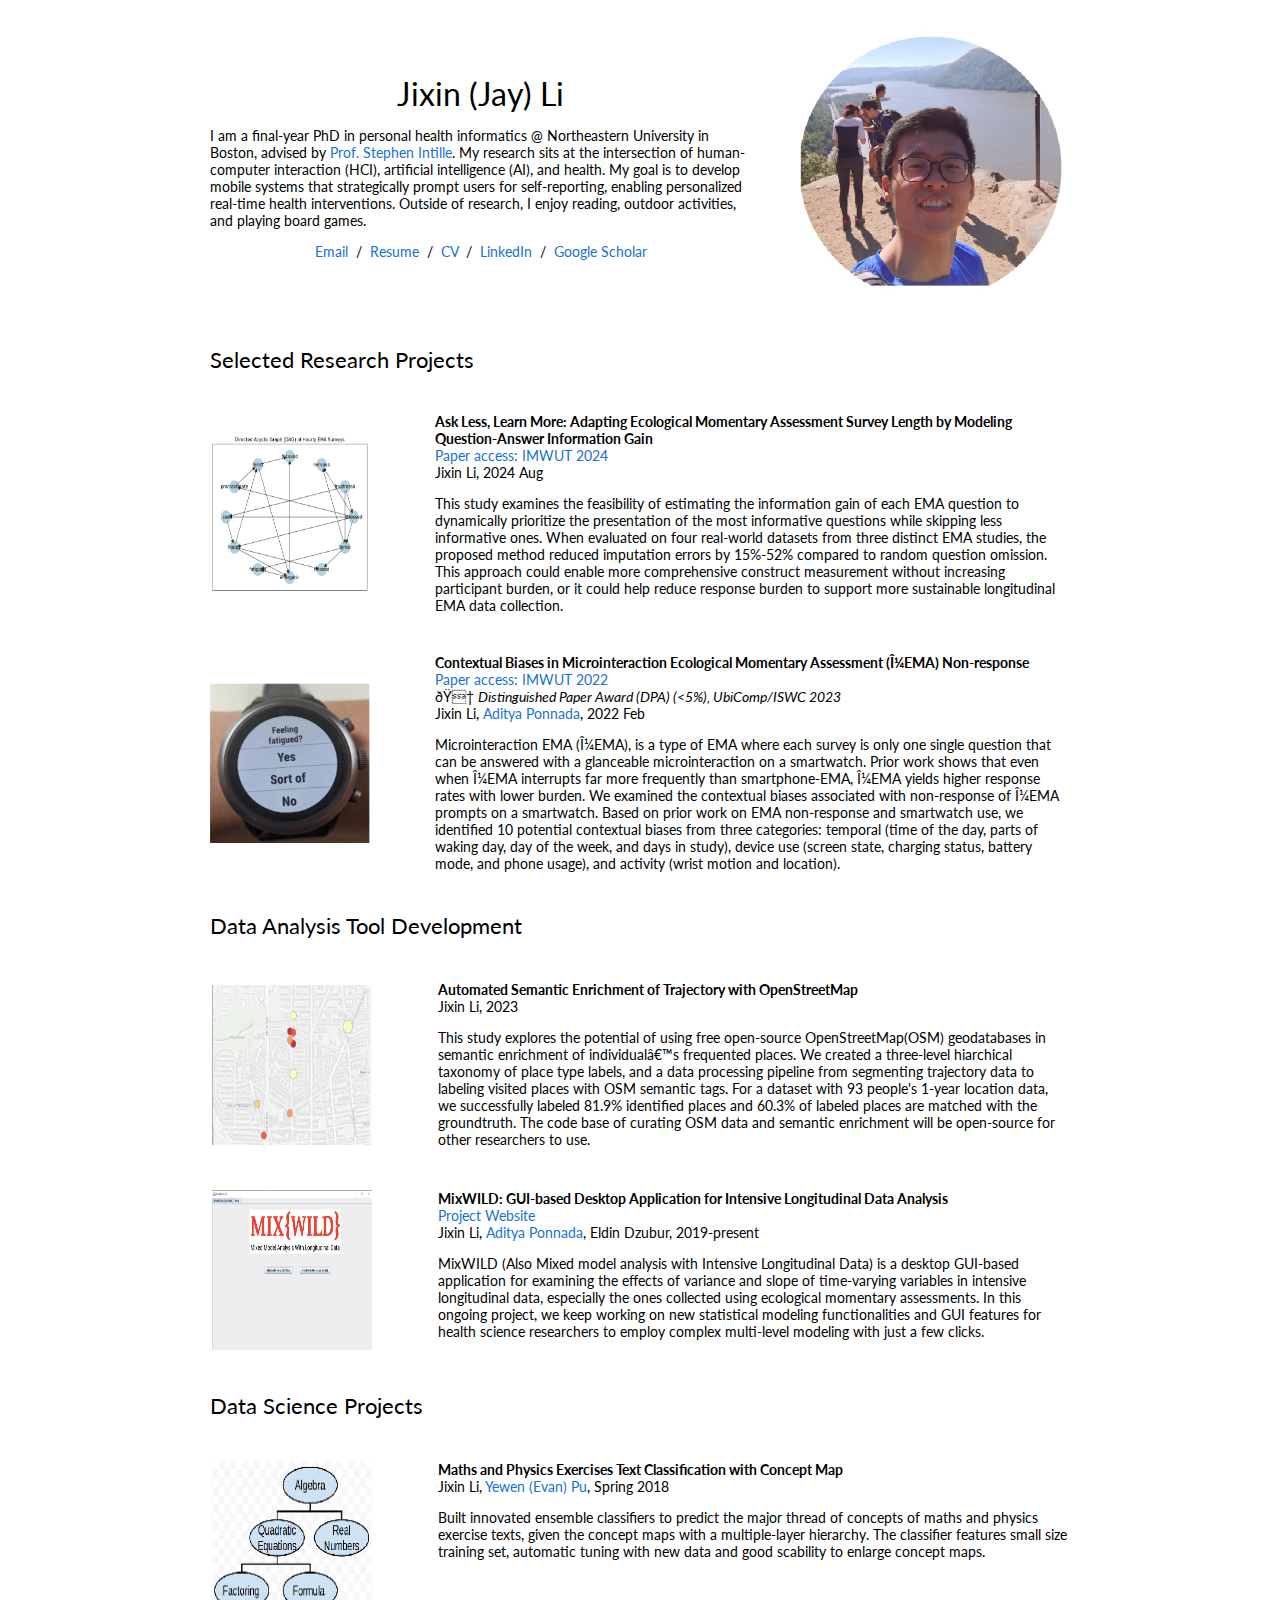
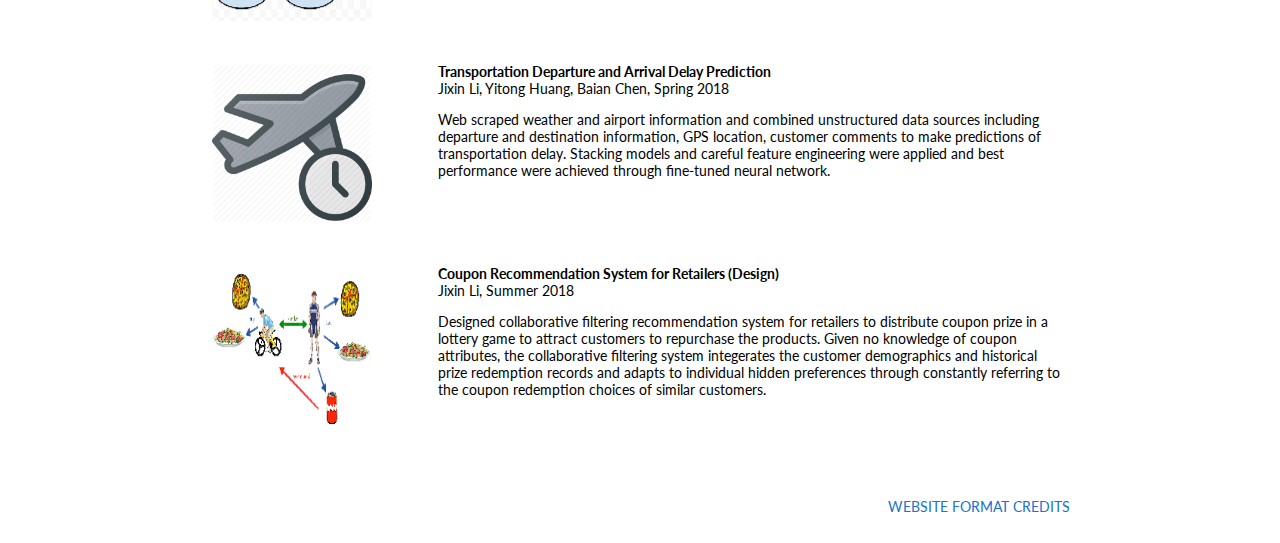
<file: index.html>
<!DOCTYPE HTML PUBLIC "-//W3C//DTD HTML 4.01 Transitional//EN">
<html>

<head>
  <meta name=viewport content=“width=900”>
  <meta name="generator" content="HTML Tidy for Linux/x86 (vers 11 February 2007), see www.w3.org">
  <style type="text/css">
    /* Color scheme stolen from Sergey Karayev */
    
    a {
      color: #1772d0;
      text-decoration: none;
    }
    
    a:focus,
    a:hover {
      color: #f09228;
      text-decoration: none;
    }
    
    body,
    td,
    th,
    tr,
    p,
    a {
      font-family: 'Lato', Verdana, Helvetica, sans-serif;
      font-size: 14px
    }
    
    strong {
      font-family: 'Lato', Verdana, Helvetica, sans-serif;
      font-size: 14px;
    }
    
    heading {
      font-family: 'Lato', Verdana, Helvetica, sans-serif;
      font-size: 22px;
    }
    
    papertitle {
      font-family: 'Lato', Verdana, Helvetica, sans-serif;
      font-size: 14px;
      font-weight: 700
    }
    
    name {
      font-family: 'Lato', Verdana, Helvetica, sans-serif;
      font-size: 32px;
    }
    
    .one {
      width: 160px;
      height: 160px;
      position: relative;
    }
    
    .two {
      width: 160px;
      height: 160px;
      position: absolute;
      transition: opacity .2s ease-in-out;
      -moz-transition: opacity .2s ease-in-out;
      -webkit-transition: opacity .2s ease-in-out;
    }
    
    .fade {
      transition: opacity .2s ease-in-out;
      -moz-transition: opacity .2s ease-in-out;
      -webkit-transition: opacity .2s ease-in-out;
    }
    
    span.highlight {
      background-color: #ffffd0;
    }
  </style>
  <link rel="icon" type="image/png" href="whale2_icon.png">
  <title>Jixin Li</title>
  <meta http-equiv="Content-Type" content="text/html; charset=us-ascii">
  <link href='http://fonts.googleapis.com/css?family=Lato:400,700,400italic,700italic' rel='stylesheet' type='text/css'>
</head>

<body>
  <table width="900" border="0" align="center" cellspacing="0" cellpadding="0">
    <tr>
      <td>
        <table width="100%" align="center" border="0" cellspacing="0" cellpadding="20">
          <tr>
            <td width="67%" valign="middle">
              <p align="center">
                <name>Jixin (Jay) Li</name>
              </p>
              <p>
              I am a final-year PhD in personal health informatics @ Northeastern University in Boston, advised by <a href="https://www.ccs.neu.edu/home/intille/">Prof. Stephen Intille</a>. My research sits at the intersection of human-computer interaction (HCI), artificial intelligence (AI), and health. My goal is to develop mobile systems that strategically prompt users for self-reporting, enabling personalized real-time health interventions. Outside of research, I enjoy reading, outdoor activities, and playing board games.             
              </p>

              <p align=center>
                <a href="mailto:li.jix@northeastern.edu">Email</a> &nbsp/&nbsp
                <a href="Resume_JixinLi.pdf">Resume</a> &nbsp/&nbsp
                <a href="Jixin_Li_CV_202411.pdf">CV</a> &nbsp/&nbsp
                <!-- <a href="Jixin_Li_bio.txt">Biography</a> &nbsp/&nbsp -->
                <!-- <a href="https://github.com/rexli999">Github </a> &nbsp/&nbsp -->
                <a href="https://www.linkedin.com/in/jixin-li-432b7a123/"> LinkedIn </a> &nbsp/&nbsp
                <a href="https://scholar.google.com/citations?user=9_JWYG0AAAAJ&hl=en"> Google Scholar </a>
                <!-- <a href="travel/password_protected.html"> Travel </a> -->
              </p>
            </td>
            <td width="33%">
              <img src="portrait_circle2.png">
            </td>
          </tr>
        </table>
        <table width="100%" align="center" border="0" cellspacing="0" cellpadding="20">
          <tr>
            <td width="100%" valign="middle">
              <heading>Selected Research Projects</heading>
              <!-- <h2>Adaptive Ecological Momentary Assessment/Experience Sampling</h2> -->
<!--               <p>
                I'm interested in psychology and statistics. I am collaborating with professors in research on psychology and social media. Representative studies and projects are listed below.
              </p> -->
            </td>
          </tr>
        </table>

        <table width="100%" align="center" border="0" cellspacing="0" cellpadding="20">
          <tr>
            <td width="25%"><img src="BN_DAG.PNG" alt="prl" width="160" height="160"></td>
            <td width="75%" valign="top">
              <p>
                <strong>Ask Less, Learn More: Adapting Ecological Momentary Assessment Survey Length by Modeling Question-Answer Information Gain</strong><br> 
                <a href="https://dl.acm.org/doi/abs/10.1145/3699735">Paper access: IMWUT 2024</a>
                <br>
                Jixin Li, 2024 Aug
                <p>
                  This study examines the feasibility of estimating the information gain of each EMA question to dynamically prioritize the presentation of the most informative questions while skipping less informative ones. When evaluated on four real-world datasets from three distinct EMA studies, the proposed method reduced imputation errors by 15%-52% compared to random question omission. This approach could enable more comprehensive construct measurement without increasing participant burden, or it could help reduce response burden to support more sustainable longitudinal EMA data collection.
                </p>
              </p>
            </td>
          </tr>




          <tr>
            <td width="25%"><img src="uEMA.png" alt="prl" width="160" height="160"></td>
            <td width="75%" valign="top">
              <p>
                <strong>Contextual Biases in Microinteraction Ecological Momentary Assessment (μEMA) Non-response</strong><br> 
                <a href="https://dl.acm.org/doi/abs/10.1145/3517259?casa_token=ciI73dlcubUAAAAA:pgiI2en9-SNUbVSGtpcK8ZL2OAVEa6I8FGf4urXSv_hmHIyZltjbE3vQFhVmgsnDdSfAJQspl90">Paper access: IMWUT 2022</a> 
                <br>
                🏆 <em>Distinguished Paper Award (DPA) (<5%), UbiComp/ISWC 2023</em>
                <br>
                Jixin Li, <a href="https://www.khoury.northeastern.edu/people/aditya-ponnada/">Aditya Ponnada</a>, 2022 Feb

                <p>
                  Microinteraction EMA (μEMA), is a type of EMA where each survey is only one single question that can be answered with a glanceable microinteraction on a smartwatch. Prior work shows that even when μEMA interrupts far more frequently than smartphone-EMA, μEMA yields higher response rates with lower burden. We examined the contextual biases associated with non-response of μEMA prompts on a smartwatch. Based on prior work on EMA non-response and smartwatch use, we identified 10 potential contextual biases from three categories: temporal (time of the day, parts of waking day, day of the week, and days in study), device use (screen state, charging status, battery mode, and phone usage), and activity (wrist motion and location).
                </p>
              </p>
            </td>
          </tr>

        <table width="100%" align="center" border="0" cellspacing="0" cellpadding="20">
          <tr>
            <td width="100%" valign="middle">
              <heading>Data Analysis Tool Development</heading>

<!--               <p>
                I'm interested in psychology and statistics. I am collaborating with professors in research on psychology and social media. Representative studies and projects are listed below.
              </p> -->

            </td>
          </tr>
        </table>
        <table width="100%" align="center" border="0" cellpadding="20">
          <tr>
            <td width="25%"><img src="location.png" alt="prl" width="160" height="160"></td>
            <td width="75%" valign="top">
              <p>
                <strong>Automated Semantic Enrichment of Trajectory with OpenStreetMap</strong>
                <br>
                Jixin Li, 2023
                <p>
                  This study explores the potential of using free open-source OpenStreetMap(OSM) geodatabases in semantic enrichment of individual’s frequented places. We created a three-level hiarchical taxonomy of place type labels, and a data processing pipeline from segmenting trajectory data to labeling visited places with OSM semantic tags. For a dataset with 93 people's 1-year location data, we successfully labeled 81.9% identified places and 60.3% of labeled places are matched with the groundtruth. The code base of curating OSM data and semantic enrichment will be open-source for other researchers to use.
                </p>
              </p>
            </td>
          </tr>



          <tr>
            <td width="25%"><img src="MixWILD.png" alt="prl" width="160" height="160"></td>
            <td width="75%" valign="top">
              <p>
                <strong>MixWILD: GUI-based Desktop Application for Intensive Longitudinal Data Analysis</strong><br>
                <a href="https://reach-lab.github.io/MixWildGUI/">Project Website</a>
                <br>
                Jixin Li, <a href="https://www.khoury.northeastern.edu/people/aditya-ponnada/">Aditya Ponnada</a>, Eldin Dzubur, 2019-present
                <p>
                  MixWILD (Also Mixed model analysis with Intensive Longitudinal Data) is a desktop GUI-based application for examining the effects of variance and slope of time-varying variables in intensive longitudinal data, especially the ones collected using ecological momentary assessments. In this ongoing project, we keep working on new statistical modeling functionalities and GUI features for health science researchers to employ complex multi-level modeling with just a few clicks. 
                </p>
              </p>
            </td>
          </tr>
<!-- 
          <tr onmouseout="portrait_stop()" onmouseover="portrait_start()">
            <td width="25%">
              <div class="one">
                <div class="two" id='portrait_image'><img src='youtube.png'></div>
                <img src='youtube.png'>
              </div>
              <script type="text/javascript">
                function portrait_start() {
                  document.getElementById('portrait_image').style.opacity = "1";
                }

                function portrait_stop() {
                  document.getElementById('portrait_image').style.opacity = "0";
                }
                portrait_stop()
              </script>
            </td>
            <td valign="top" width="75%">
              <strong>Personality Impressions of YouTubers Based on Their Trailers and Channel Sites: A Lens Model Approach</strong>
              <br>
              This study is to investigate the discrepancy between the actual personality of creators of the popular YouTube channels, the presenting personality that the YouTube channel intend to communicate with their audiences, and the personality impressions to the common audiences. A lens model analysis will be used to find what cues observers depend on when forming personality impressions of YouTubers. Consensus and accuracy of  personality impressions will also be examined compared to the actual and presenting personality.
              <br>
              <a href="https://gabriellaharari.wordpress.com/">Gabriella M. Harari</a>
              <br> -->
              <!-- <em>In Process</em> -->
<!--             </td>
          </tr> -->



          <table width="100%" align="center" border="0" cellspacing="0" cellpadding="20">
            <tr>
              <td>
                <heading>Data Science Projects</heading>
              </td>
            </tr>
          </table>
          <table width="100%" align="center" border="0" cellpadding="20">
            <tr>
              <td width="25%"><img src="KnowledgeTree.png" alt="prl" width="160" height="160"></td>
              <td width="75%" valign="top">
                <p>
                  <strong>Maths and Physics Exercises Text Classification with Concept Map</strong>
                  <br>
                  Jixin Li, <a href="https://www.csail.mit.edu/person/yewen-evan-pu">Yewen (Evan) Pu</a>, Spring 2018
                  <p>
                    Built innovated ensemble classifiers to predict the major thread of concepts of maths and physics exercise texts, given the concept maps with a multiple-layer hierarchy. The classifier features small size training set, automatic tuning with new data and good scability to enlarge concept maps.
                  </p>
                </p>
              </td>
            </tr>
            <tr>
              <td width="25%"><img src="FlightDelay.png" alt="prl" width="160" height="160"></td>
              <td width="75%" valign="top">
                <p>
                  <strong>Transportation Departure and Arrival Delay Prediction</strong>
                  <br>
                  Jixin Li, Yitong Huang, Baian Chen, Spring 2018
                  <p>
                    Web scraped weather and airport information and combined unstructured data sources including departure and destination information, GPS location, customer comments to make predictions of transportation delay. Stacking models and careful feature engineering were applied and best performance were achieved through fine-tuned neural network.
                  </p>
                </p>
              </td>
            </tr>
            <tr>
              <td width="25%"><img src="RecommendationSystem.png" alt="prl" width="160" height="160"></td>
              <td width="75%" valign="top">
                <p>
                  <strong>Coupon Recommendation System for Retailers (Design)</strong>
                  <br>
                  Jixin Li, Summer 2018
                  <p>
                    Designed collaborative filtering recommendation system for retailers to distribute coupon prize in a lottery game to attract customers to repurchase the products. Given no knowledge of coupon attributes, the collaborative filtering system integerates the customer demographics and historical prize redemption records and adapts to individual hidden preferences through constantly referring to the coupon redemption choices of similar customers.
                  </p>
                </p>
              </td>
            </tr>
          </table>

          <table width="100%" align="center" border="0" cellspacing="0" cellpadding="20">
            <tr>
              <td>
                <br>
                <p align="right">
                  <font size="5">
                    <a href="https://jonbarron.info/">WEBSITE FORMAT CREDITS</a>
                  </font>
                </p>
              </td>
            </tr>
          </table>
          <script type="text/javascript">
            var gaJsHost = (("https:" == document.location.protocol) ? "https://ssl." : "http://www.");
            document.write(unescape("%3Cscript src='" + gaJsHost + "google-analytics.com/ga.js' type='text/javascript'%3E%3C/script%3E"));
          </script>
          <script type="text/javascript">
            try {
              var pageTracker = _gat._getTracker("UA-7580334-1");
              pageTracker._trackPageview();
            } catch (err) {}
          </script>
        </td>
      </tr>
    </table>
  </body>

  </html>
</file>
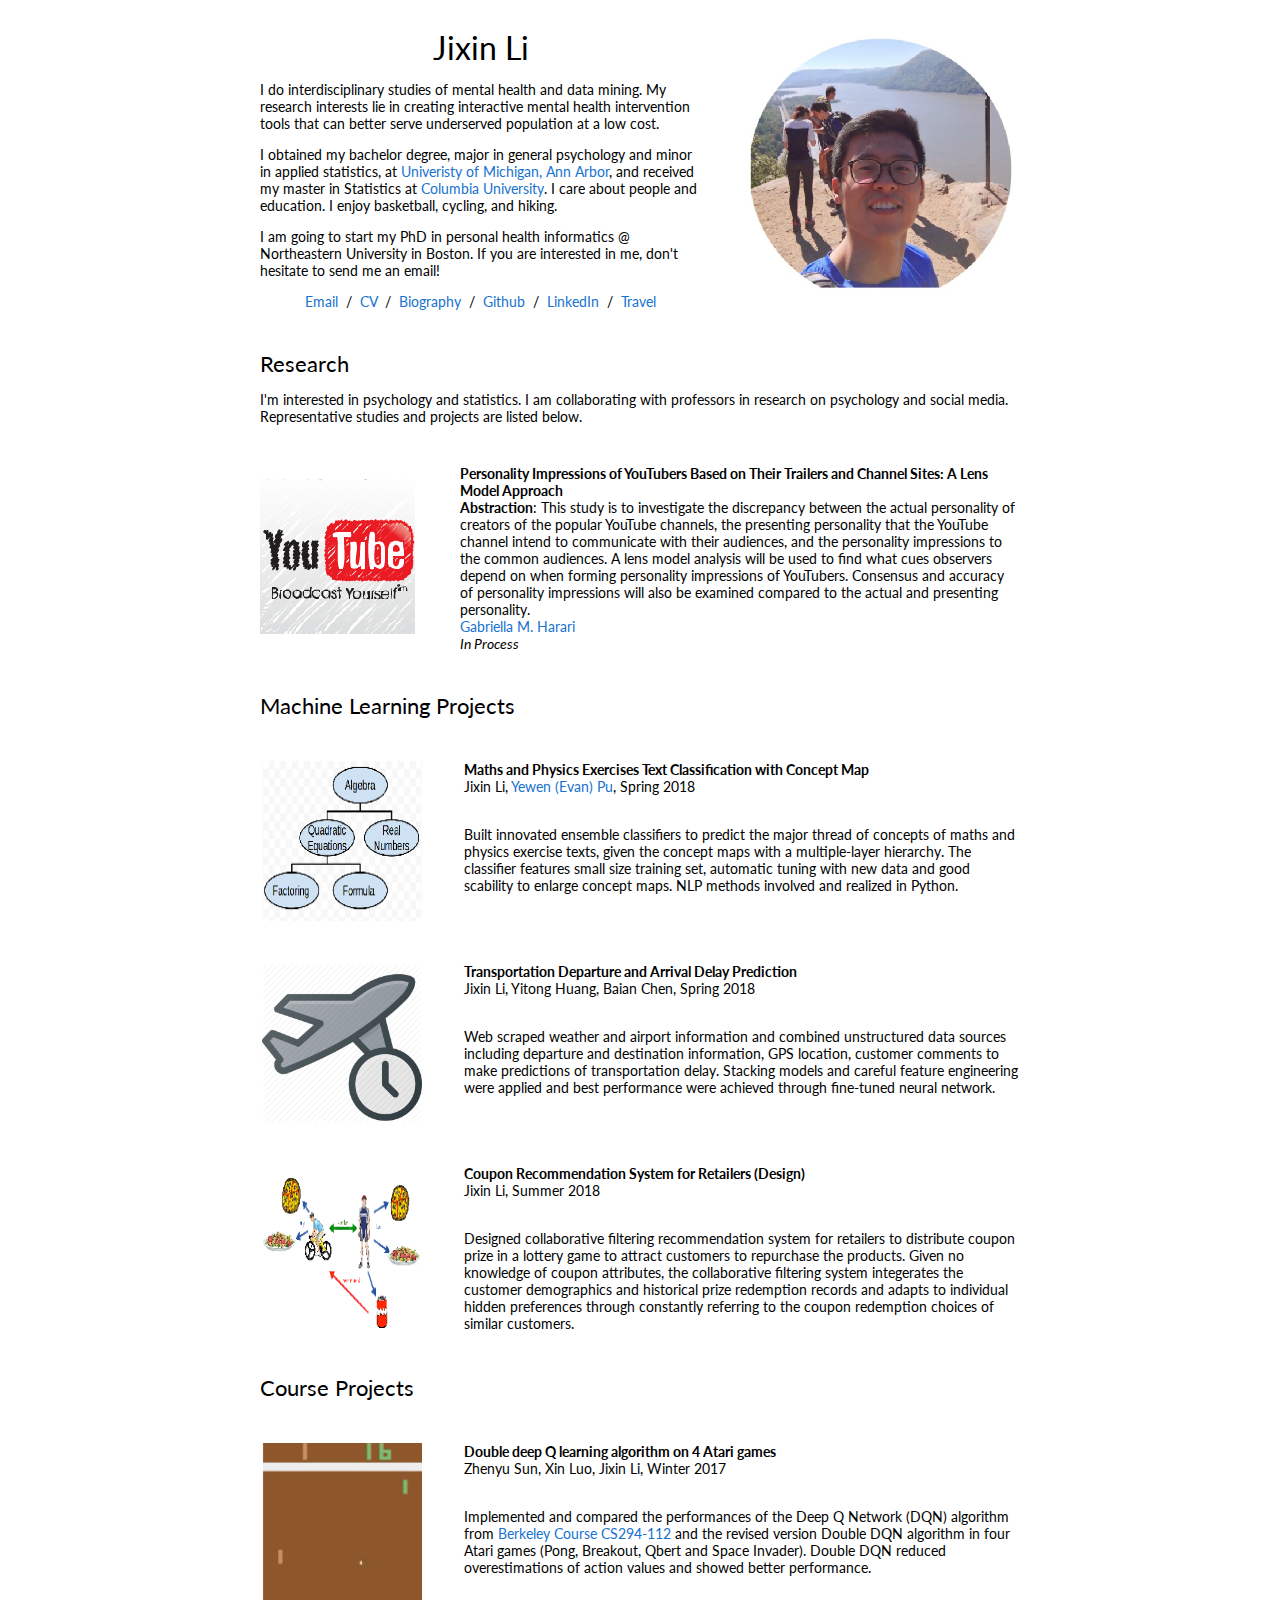
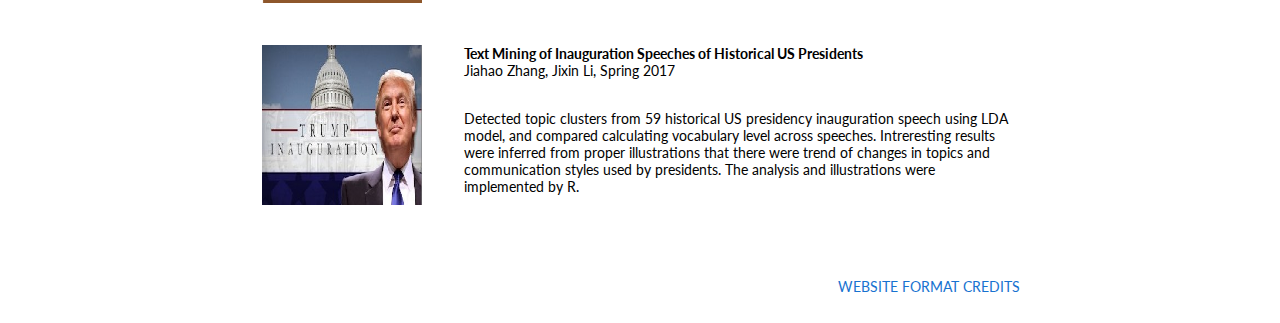
<file: index_2019.5.html>
<!DOCTYPE HTML PUBLIC "-//W3C//DTD HTML 4.01 Transitional//EN">
<html>

<head>
  <meta name=viewport content=“width=800”>
  <meta name="generator" content="HTML Tidy for Linux/x86 (vers 11 February 2007), see www.w3.org">
  <style type="text/css">
    /* Color scheme stolen from Sergey Karayev */
    
    a {
      color: #1772d0;
      text-decoration: none;
    }
    
    a:focus,
    a:hover {
      color: #f09228;
      text-decoration: none;
    }
    
    body,
    td,
    th,
    tr,
    p,
    a {
      font-family: 'Lato', Verdana, Helvetica, sans-serif;
      font-size: 14px
    }
    
    strong {
      font-family: 'Lato', Verdana, Helvetica, sans-serif;
      font-size: 14px;
    }
    
    heading {
      font-family: 'Lato', Verdana, Helvetica, sans-serif;
      font-size: 22px;
    }
    
    papertitle {
      font-family: 'Lato', Verdana, Helvetica, sans-serif;
      font-size: 14px;
      font-weight: 700
    }
    
    name {
      font-family: 'Lato', Verdana, Helvetica, sans-serif;
      font-size: 32px;
    }
    
    .one {
      width: 160px;
      height: 160px;
      position: relative;
    }
    
    .two {
      width: 160px;
      height: 160px;
      position: absolute;
      transition: opacity .2s ease-in-out;
      -moz-transition: opacity .2s ease-in-out;
      -webkit-transition: opacity .2s ease-in-out;
    }
    
    .fade {
      transition: opacity .2s ease-in-out;
      -moz-transition: opacity .2s ease-in-out;
      -webkit-transition: opacity .2s ease-in-out;
    }
    
    span.highlight {
      background-color: #ffffd0;
    }
  </style>
  <link rel="icon" type="image/png" href="whale2_icon.png">
  <title>Jixin Li</title>
  <meta http-equiv="Content-Type" content="text/html; charset=us-ascii">
  <link href='http://fonts.googleapis.com/css?family=Lato:400,700,400italic,700italic' rel='stylesheet' type='text/css'>
</head>

<body>
  <table width="800" border="0" align="center" cellspacing="0" cellpadding="0">
    <tr>
      <td>
        <table width="100%" align="center" border="0" cellspacing="0" cellpadding="20">
          <tr>
            <td width="67%" valign="middle">
              <p align="center">
                <name>Jixin Li</name>
              </p>
              <p>I do interdisciplinary studies of mental health and data mining. My research interests lie in creating interactive mental health intervention tools that can better serve underserved population at a low cost.
              </p>
              <p>
                I obtained my bachelor degree, major in general psychology and minor in applied statistics, at <a href="https://www.umich.edu/">Univeristy of Michigan, Ann Arbor</a>, and received my master in Statistics at <a href="http://stat.columbia.edu/">Columbia University</a>. I care about people and education. I enjoy basketball, cycling, and hiking.             
              </p>
              <p>
                I am going to start my PhD in personal health informatics @ Northeastern University in Boston. If you are interested in me, don't hesitate to send me an email!
              </p>
              <p align=center>
                <a href="mailto:jixinli444@gmail.com">Email</a> &nbsp/&nbsp
                <a href="Jixin_Li_CV_201810.pdf">CV</a> &nbsp/&nbsp
                <a href="Jixin_Li_bio.txt">Biography</a> &nbsp/&nbsp
                <a href="https://github.com/rexli999">Github </a> &nbsp/&nbsp
                <a href="https://www.linkedin.com/in/jixin-li-432b7a123/"> LinkedIn </a> &nbsp/&nbsp
                <a href="travel/password_protected.html"> Travel </a>
              </p>
            </td>
            <td width="33%">
              <img src="portrait_circle2.png">
            </td>
          </tr>
        </table>
        <table width="100%" align="center" border="0" cellspacing="0" cellpadding="20">
          <tr>
            <td width="100%" valign="middle">
              <heading>Research</heading>
              <p>
                I'm interested in psychology and statistics. I am collaborating with professors in research on psychology and social media. Representative studies and projects are listed below.
              </p>
            </td>
          </tr>
        </table>

        <table width="100%" align="center" border="0" cellspacing="0" cellpadding="20">

          <tr onmouseout="portrait_stop()" onmouseover="portrait_start()">
            <td width="25%">
              <div class="one">
                <div class="two" id='portrait_image'><img src='youtube.png'></div>
                <img src='youtube.png'>
              </div>
              <script type="text/javascript">
                function portrait_start() {
                  document.getElementById('portrait_image').style.opacity = "1";
                }

                function portrait_stop() {
                  document.getElementById('portrait_image').style.opacity = "0";
                }
                portrait_stop()
              </script>
            </td>
            <td valign="top" width="75%">
              <strong>Personality Impressions of YouTubers Based on Their Trailers and Channel Sites: A Lens Model Approach</strong>
              <br>
              <strong>Abstraction</strong>: This study is to investigate the discrepancy between the actual personality of creators of the popular YouTube channels, the presenting personality that the YouTube channel intend to communicate with their audiences, and the personality impressions to the common audiences. A lens model analysis will be used to find what cues observers depend on when forming personality impressions of YouTubers. Consensus and accuracy of  personality impressions will also be examined compared to the actual and presenting personality.
              <br>
              <a href="https://gabriellaharari.wordpress.com/">Gabriella M. Harari</a>
              <br>
              <em>In Process</em>
            </td>
          </tr>

          <table width="100%" align="center" border="0" cellspacing="0" cellpadding="20">
            <tr>
              <td>
                <heading>Machine Learning Projects</heading>
              </td>
            </tr>
          </table>
          <table width="100%" align="center" border="0" cellpadding="20">
            <tr>
              <td width="25%"><img src="KnowledgeTree.png" alt="prl" width="160" height="160"></td>
              <td width="75%" valign="top">
                <p>
                  <strong>Maths and Physics Exercises Text Classification with Concept Map</strong>
                  <br>
                  Jixin Li, <a href="https://www.csail.mit.edu/person/yewen-evan-pu">Yewen (Evan) Pu</a>, Spring 2018
                  <p>
                    <br> Built innovated ensemble classifiers to predict the major thread of concepts of maths and physics exercise texts, given the concept maps with a multiple-layer hierarchy. The classifier features small size training set, automatic tuning with new data and good scability to enlarge concept maps. NLP methods involved and realized in Python.
                  </p>
                </p>
              </td>
            </tr>
            <tr>
              <td width="25%"><img src="FlightDelay.png" alt="prl" width="160" height="160"></td>
              <td width="75%" valign="top">
                <p>
                  <strong>Transportation Departure and Arrival Delay Prediction</strong>
                  <br>
                  Jixin Li, Yitong Huang, Baian Chen, Spring 2018
                  <p>
                    <br> Web scraped weather and airport information and combined unstructured data sources including departure and destination information, GPS location, customer comments to make predictions of transportation delay. Stacking models and careful feature engineering were applied and best performance were achieved through fine-tuned neural network.
                  </p>
                </p>
              </td>
            </tr>
            <tr>
              <td width="25%"><img src="RecommendationSystem.png" alt="prl" width="160" height="160"></td>
              <td width="75%" valign="top">
                <p>
                  <strong>Coupon Recommendation System for Retailers (Design)</strong>
                  <br>
                  Jixin Li, Summer 2018
                  <p>
                    <br> Designed collaborative filtering recommendation system for retailers to distribute coupon prize in a lottery game to attract customers to repurchase the products. Given no knowledge of coupon attributes, the collaborative filtering system integerates the customer demographics and historical prize redemption records and adapts to individual hidden preferences through constantly referring to the coupon redemption choices of similar customers.
                  </p>
                </p>
              </td>
            </tr>
          </table>
          <table width="100%" align="center" border="0" cellspacing="0" cellpadding="20">
            <tr>
              <td>
                <heading>Course Projects</heading>
              </td>
            </tr>
          </table>
          <table width="100%" align="center" border="0" cellpadding="20">
            <tr>
              <td width="25%"><img src="DQL.png" alt="pacman" width="160" height="160"></td>
              <td width="75%" valign="top">
                <p>
                  <strong>Double deep Q learning algorithm on 4 Atari games</strong>
                  <br>
                  Zhenyu Sun, Xin Luo, Jixin Li, Winter 2017
                  <p>
                    <br> Implemented and compared the performances of the Deep Q Network (DQN) algorithm from <a href="http://rail.eecs.berkeley.edu/deeprlcourse/">Berkeley Course CS294-112</a> and the revised version Double DQN algorithm in four Atari games (Pong, Breakout, Qbert and Space Invader). Double DQN reduced overestimations of action values and showed better performance.
                  </p>
                </p>
              </td>
            </tr>
            <tr>
              <td width="25%"><img src="Trump.jpg" alt="pacman" width="160" height="160"></td>
              <td width="75%" valign="top">
                <p>
                  <strong>Text Mining of Inauguration Speeches of Historical US Presidents</strong>
                  <br>
                  Jiahao Zhang, Jixin Li, Spring 2017
                  <p>
                    <br> Detected topic clusters from 59 historical US presidency inauguration speech using LDA model, and compared calculating vocabulary level across speeches. Intreresting results were inferred from proper illustrations that there were trend of changes in topics and communication styles used by presidents. The analysis and illustrations were implemented by R.
                  </p>
                </p>
              </td>
            </tr>
          </table>
          <table width="100%" align="center" border="0" cellspacing="0" cellpadding="20">
            <tr>
              <td>
                <br>
                <p align="right">
                  <font size="5">
                    <a href="https://jonbarron.info/">WEBSITE FORMAT CREDITS</a>
                  </font>
                </p>
              </td>
            </tr>
          </table>
          <script type="text/javascript">
            var gaJsHost = (("https:" == document.location.protocol) ? "https://ssl." : "http://www.");
            document.write(unescape("%3Cscript src='" + gaJsHost + "google-analytics.com/ga.js' type='text/javascript'%3E%3C/script%3E"));
          </script>
          <script type="text/javascript">
            try {
              var pageTracker = _gat._getTracker("UA-7580334-1");
              pageTracker._trackPageview();
            } catch (err) {}
          </script>
        </td>
      </tr>
    </table>
  </body>

  </html>
</file>
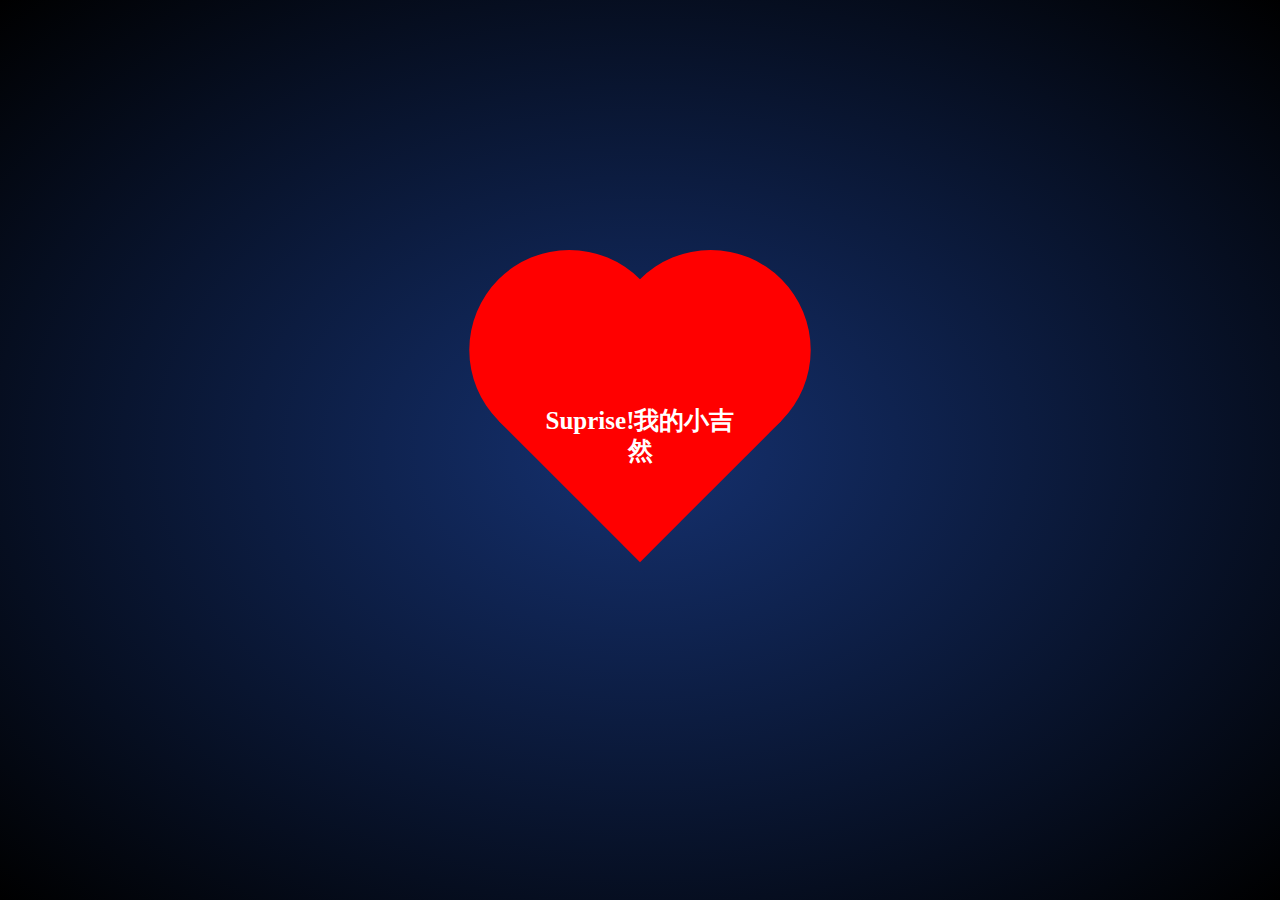
<file: test.html>
<!DOCTYPE html>
<html lang="en">
<head>
   <meta charset="UTF-8">
   <meta name="viewport" content="width=device-width, user-scalable=no, initial-scale=1.0, maximum-scale=1.0, minimum-scale=1.0">
   <meta http-equiv="X-UA-Compatible" content="ie=edge">
   <meta name="Keywords" content="关键字,关键词">
   <meta name="Description" content="描述和简介">
   <title>Title</title>
   <style type="text/css">
       *{margin:0;padding:0;}
       body,ul,li,ol,dl,dd,p,h1,h2,h3,h4,h5,h6{ margin:0;}
       a{text-decoration:none;color: inherit;}
       img{display: block;border:none;}
       ol,ul{list-style:none;}
       .clearfix:after {content: "";display: block;clear: both;}
       .fl{ float: left;}
       .fr{ float: right;}
 
       html{
           height: 100%;
           background: -webkit-radial-gradient(center,#153170,#000);
       }
 
       .heart{ position: relative; width: 300px; height: 300px; margin: 200px auto;transform: rotate(45deg);
           animation: move 2s infinite alternate ;}
       .heart div{ position: absolute; width: 200px; height: 200px; background: red;}
       .heart .middle{ right: 0; bottom: 0; width: 200px; height: 200px;}
       .heart .left{ left: 0; bottom: 0; border-radius: 50%;}
       .heart .right{ top: 0; right: 0;border-radius: 50%;}
 
       .heart p{ width: 200px; height: 30px; font: bold 25px/30px "";text-align:center; color: #fff;}
       .heart p{ position: absolute; right: 0; bottom: 85px; transform: rotate(-45deg);}
 
       @-webkit-keyframes move{
           10%{ transform: rotate(45deg) scale(1.1); text-shadow: 0 0 5px #fff; }
           20%{ transform: rotate(45deg) scale(1.2); text-shadow: 0 0 5px #fff; }
           30%{ transform: rotate(45deg) scale(1.3); text-shadow: 0 0 5px #fff; }
           40%{ transform: rotate(45deg) scale(1.2); text-shadow: 0 0 5px #fff; }
           50%{ transform: rotate(45deg) scale(1.3); text-shadow: 0 0 5px #fff; }
           60%{ transform: rotate(45deg) scale(1.2); text-shadow: 0 0 5px #fff; }
           70%{ transform: rotate(45deg) scale(1.3); text-shadow: 0 0 5px #fff; }
           80%{ transform: rotate(45deg) scale(1.2); text-shadow: 0 0 10px #fff;}
           90%{ transform: rotate(45deg) scale(1.1); text-shadow: 0 0 5px #fff; }
       }
 </style>
</head>
<body>
   <div class="heart">
       <div class="left"></div>
       <div class="middle"></div>
       <div class="right"></div>
       <p>Suprise!我的小吉然</p>
   </div>
</body>
</html>
</file>
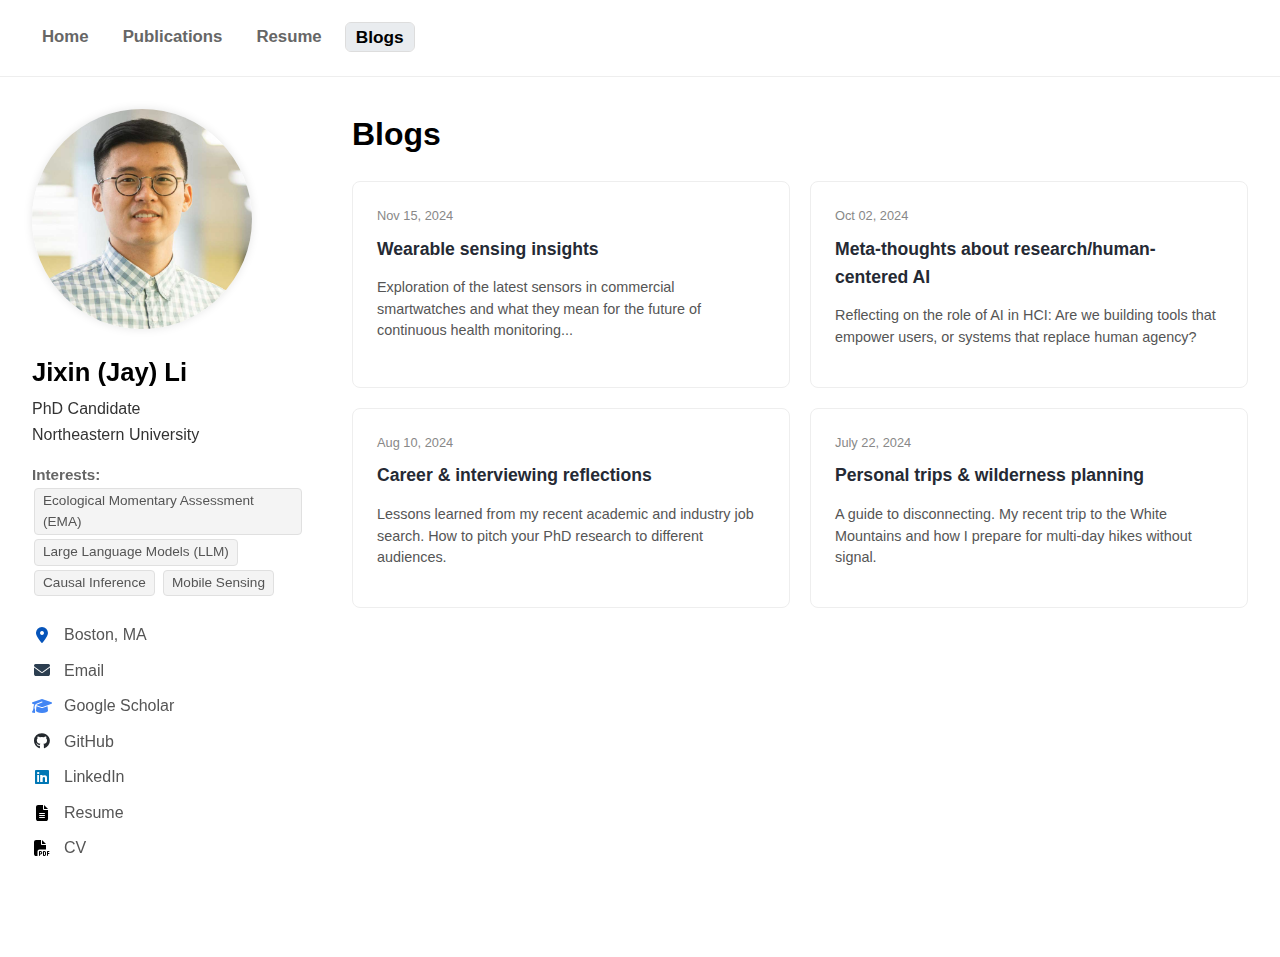
<file: pages/blogs.html>
<!DOCTYPE html>
<html lang="en">
<head>
    <meta charset="UTF-8">
    <meta name="viewport" content="width=device-width, initial-scale=1.0">
    <title>Blogs - Jixin (Jay) Li</title>
    <link rel="stylesheet" href="https://cdnjs.cloudflare.com/ajax/libs/font-awesome/6.4.0/css/all.min.css">
    <link href="https://fonts.googleapis.com/css2?family=Lato:wght@400;700&family=Merriweather:ital,wght@0,300;0,400;0,700;1,400&display=swap" rel="stylesheet">
    <style>
        /* [SAME CSS AS INDEX.HTML] */
        :root { --sidebar-width: 320px; --primary-color: #252a34; --link-color: #0654ba; --text-color: #333; --bg-color: #fff; --nav-bg: #fff; --border-color: #eee; }
        * { box-sizing: border-box; }
        body { font-family: -apple-system, BlinkMacSystemFont, "Roboto", "Segoe UI", "Helvetica Neue", Arial, sans-serif; color: var(--text-color); background-color: var(--bg-color); margin: 0; line-height: 1.6; font-size: 16px; }
        a { color: var(--link-color); text-decoration: none; }
        a:hover { text-decoration: underline; }
        h1, h2 { font-family: -apple-system, BlinkMacSystemFont, "Segoe UI", Roboto, sans-serif; font-weight: 700; color: #000; }
        h1 { font-size: 2rem; margin-top: 0; }
        h2 { font-size: 1.5rem; border-bottom: 1px solid var(--border-color); padding-bottom: 0.5em; margin-top: 0; }
        
        /* Navigation */
        .masthead { border-bottom: 1px solid var(--border-color); background-color: var(--nav-bg); width: 100%; position: relative; z-index: 10; }
        .masthead-inner { max-width: 1280px; margin: 0 auto; padding: 1.5rem 2rem; display: flex; justify-content: flex-start; align-items: center; }
        .nav-links { display: flex; gap: 14px; list-style: none; margin: 0; padding: 0; }
        .nav-links a {
            padding: 4px 10px;
            border-radius: 5px;
            color: #666;
            font-weight: 700;
            font-size: 1.05rem;
            transition: all 0.2s ease;
        }

        .nav-links a:hover {
            background: #f2f2f2;
            color: #000;
            text-decoration: none;
        }

        .nav-links a.active {
            background: #e9ecef;
            color: #000;
            font-weight: 800;
            outline: 1px solid #ddd;
            outline-offset: 0;
            font-size: 1.08rem;
        }

        .wrapper { display: flex; flex-wrap: wrap; max-width: 1280px; margin: 0 auto; padding: 2rem; }
        .sidebar { width: 100%; margin-bottom: 2rem; padding-right: 0; text-align: center; }
        .main-content { width: 100%; }
        
        .profile-card { position: sticky; top: 2rem; }
        .avatar { width: 220px; height: 220px; border-radius: 50%; object-fit: cover; margin-bottom: 1rem; box-shadow: 0 0 10px rgba(0,0,0,0.1); }
        .profile-name { font-size: 1.6rem; font-weight: 700; margin: 0.5rem 0 0.2rem 0; }
        .institution { font-weight: 500; color: #333; margin-bottom: 1rem; display: block; }
        .profile-bio { font-size: 0.95rem; color: #666; margin-bottom: 1.5rem; line-height: 1.5; text-align: center; }
        .interest-tag { display: inline-block; background: #f4f4f4; padding: 2px 8px; border-radius: 4px; font-size: 0.85rem; margin: 2px; color: #555; border: 1px solid #e0e0e0; }
        
        .social-links { list-style: none; padding: 0; margin: 0; display: flex; flex-direction: column; align-items: center; gap: 10px; margin-bottom: 2rem; }
        .social-links li { width: 100%; }
        .social-links a, .social-item { color: #555; font-size: 1rem; display: flex; align-items: center; justify-content: center; gap: 12px; }
        .social-links a:hover { color: var(--link-color); text-decoration: underline; }
        .icon-loc { color: var(--link-color); } .icon-scholar { color: #4285F4; } .icon-github { color: #24292e; } .icon-linkedin { color: #0077b5; } .icon-email { color: #2c3e50; } .icon-resume { color: #000; } .icon-cv { color: #000; }

        /* Blog Grid */
        .blog-grid { display: grid; grid-template-columns: 1fr; gap: 20px; }
        .blog-card { border: 1px solid #eee; border-radius: 8px; padding: 1.5rem; transition: box-shadow 0.2s; background: #fff; }
        .blog-card:hover { box-shadow: 0 5px 15px rgba(0,0,0,0.08); border-color: #ddd; }
        .blog-date { font-size: 0.8rem; color: #888; margin-bottom: 0.5rem; display: block; }
        .blog-title { font-size: 1.1rem; font-weight: 700; margin: 0 0 0.5rem 0; color: #252a34; }
        .blog-snippet { font-size: 0.9rem; color: #555; line-height: 1.5; }

        @media (min-width: 850px) {
            .sidebar { width: var(--sidebar-width); padding-right: 3rem; text-align: left; }
            .profile-bio { text-align: left; }
            .main-content { width: calc(100% - var(--sidebar-width)); }
            .social-links { align-items: flex-start; }
            .social-links a, .social-item { justify-content: flex-start; }
            .blog-grid { grid-template-columns: repeat(2, 1fr); }
        }
    </style>
</head>
<body>
    <div class="masthead">
        <div class="masthead-inner">
            <ul class="nav-links">
                <li><a href="../index.html">Home</a></li>
                <li><a href="publications.html">Publications</a></li>
                <li><a href="resume.html">Resume</a></li>
                <li><a href="blogs.html" class="active">Blogs</a></li>
            </ul>
        </div>
    </div>

    <div class="wrapper">
        <aside class="sidebar">
            <div class="profile-card">
                <img src="../assets/images/portrait_prof.PNG" alt="Jixin Li" class="avatar">
                <h2 class="profile-name" style="border:none; padding:0; margin-top:0;">Jixin (Jay) Li</h2>
                <span class="institution">PhD Candidate<br>Northeastern University</span>
                <div class="profile-bio">
                    <strong>Interests:</strong><br>
                    <span class="interest-tag">Ecological Momentary Assessment (EMA)</span>
                    <span class="interest-tag">Large Language Models (LLM)</span>
                    <span class="interest-tag">Causal Inference</span>
                    <span class="interest-tag">Mobile Sensing</span>
                </div>
                <ul class="social-links">
                    <li><div class="social-item"><i class="fas fa-map-marker-alt icon-loc" style="width: 20px; text-align: center;"></i> <span>Boston, MA</span></div></li>
                    <li><a href="mailto:li.jix@northeastern.edu"><i class="fas fa-envelope icon-email" style="width: 20px; text-align: center;"></i> Email</a></li>
                    <li><a href="https://scholar.google.com/citations?user=9_JWYG0AAAAJ&hl=en"><i class="fas fa-graduation-cap icon-scholar" style="width: 20px; text-align: center;"></i> Google Scholar</a></li>
                    <li><a href="https://github.com/rexli999"><i class="fab fa-github icon-github" style="width: 20px; text-align: center;"></i> GitHub</a></li>
                    <li><a href="https://www.linkedin.com/in/jixin-li-432b7a123/"><i class="fab fa-linkedin icon-linkedin" style="width: 20px; text-align: center;"></i> LinkedIn</a></li>
                    <li><a href="resume.html"><i class="fas fa-file-alt icon-resume" style="width: 20px; text-align: center;"></i> Resume</a></li>
                    <li><a href="../assets/docs/CV.pdf"><i class="fas fa-file-pdf icon-cv" style="width: 20px; text-align: center;"></i> CV</a></li>
                </ul>
            </div>
        </aside>

        <main class="main-content">
            <section id="blogs">
                <h1 style="margin-top:0;">Blogs</h1>
                <div class="blog-grid">
                    <a href="#" class="blog-card" style="text-decoration:none;">
                        <span class="blog-date">Nov 15, 2024</span>
                        <h3 class="blog-title">Wearable sensing insights</h3>
                        <p class="blog-snippet">Exploration of the latest sensors in commercial smartwatches and what they mean for the future of continuous health monitoring...</p>
                    </a>
                    <a href="#" class="blog-card" style="text-decoration:none;">
                        <span class="blog-date">Oct 02, 2024</span>
                        <h3 class="blog-title">Meta-thoughts about research/human-centered AI</h3>
                        <p class="blog-snippet">Reflecting on the role of AI in HCI: Are we building tools that empower users, or systems that replace human agency?</p>
                    </a>
                    <a href="#" class="blog-card" style="text-decoration:none;">
                        <span class="blog-date">Aug 10, 2024</span>
                        <h3 class="blog-title">Career & interviewing reflections</h3>
                        <p class="blog-snippet">Lessons learned from my recent academic and industry job search. How to pitch your PhD research to different audiences.</p>
                    </a>
                    <a href="#" class="blog-card" style="text-decoration:none;">
                        <span class="blog-date">July 22, 2024</span>
                        <h3 class="blog-title">Personal trips & wilderness planning</h3>
                        <p class="blog-snippet">A guide to disconnecting. My recent trip to the White Mountains and how I prepare for multi-day hikes without signal.</p>
                    </a>
                </div>
            </section>
        </main>
    </div>
</body>
</html>
</file>
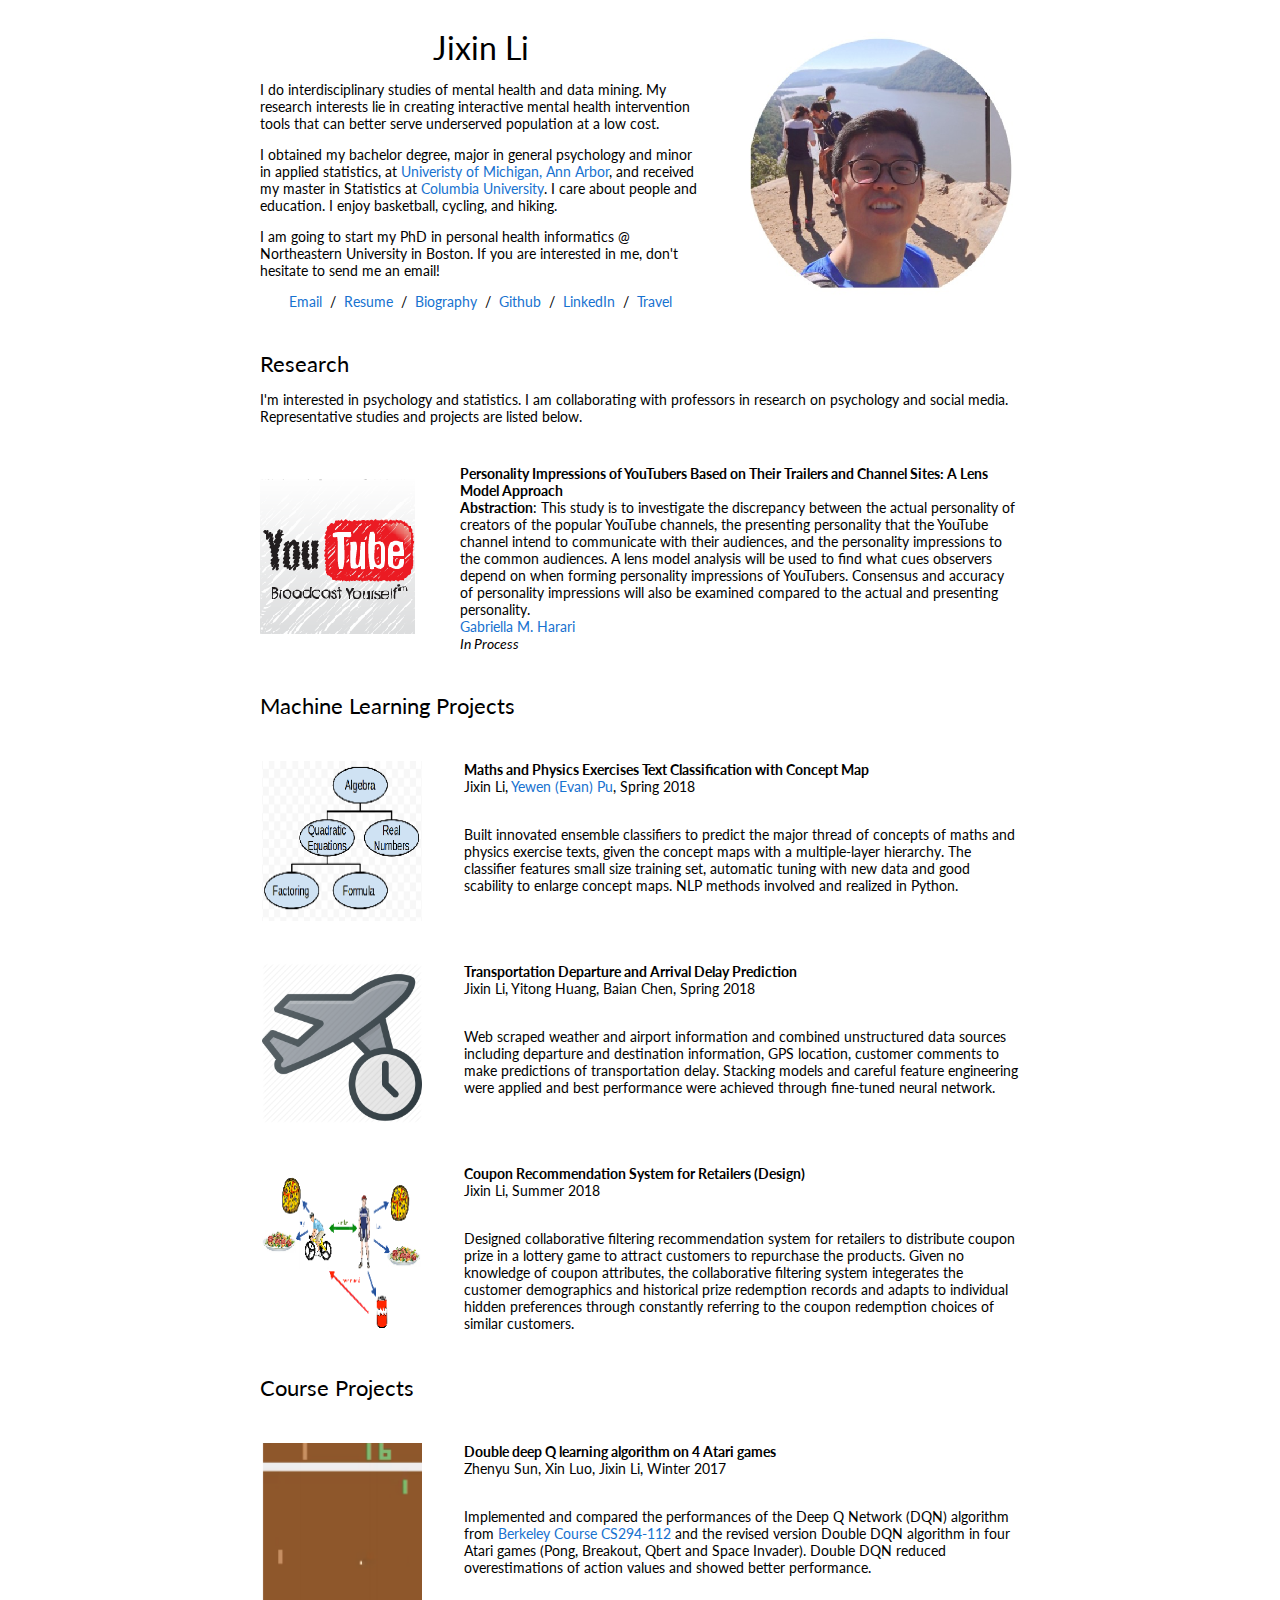
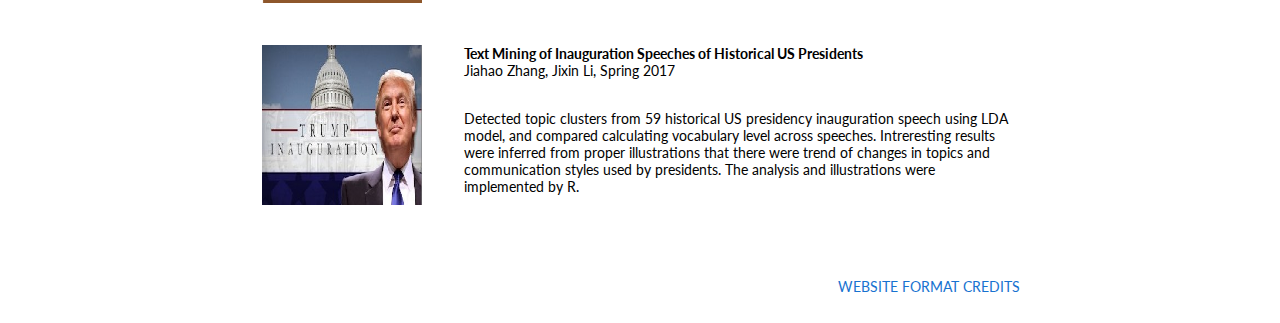
<file: pages/index_2019.5.html>
<!DOCTYPE HTML PUBLIC "-//W3C//DTD HTML 4.01 Transitional//EN">
<html>

<head>
  <meta name=viewport content=“width=800”>
  <meta name="generator" content="HTML Tidy for Linux/x86 (vers 11 February 2007), see www.w3.org">
  <style type="text/css">
    /* Color scheme stolen from Sergey Karayev */
    
    a {
      color: #1772d0;
      text-decoration: none;
    }
    
    a:focus,
    a:hover {
      color: #f09228;
      text-decoration: none;
    }
    
    body,
    td,
    th,
    tr,
    p,
    a {
      font-family: 'Lato', Verdana, Helvetica, sans-serif;
      font-size: 14px
    }
    
    strong {
      font-family: 'Lato', Verdana, Helvetica, sans-serif;
      font-size: 14px;
    }
    
    heading {
      font-family: 'Lato', Verdana, Helvetica, sans-serif;
      font-size: 22px;
    }
    
    papertitle {
      font-family: 'Lato', Verdana, Helvetica, sans-serif;
      font-size: 14px;
      font-weight: 700
    }
    
    name {
      font-family: 'Lato', Verdana, Helvetica, sans-serif;
      font-size: 32px;
    }
    
    .one {
      width: 160px;
      height: 160px;
      position: relative;
    }
    
    .two {
      width: 160px;
      height: 160px;
      position: absolute;
      transition: opacity .2s ease-in-out;
      -moz-transition: opacity .2s ease-in-out;
      -webkit-transition: opacity .2s ease-in-out;
    }
    
    .fade {
      transition: opacity .2s ease-in-out;
      -moz-transition: opacity .2s ease-in-out;
      -webkit-transition: opacity .2s ease-in-out;
    }
    
    span.highlight {
      background-color: #ffffd0;
    }
  </style>
  <link rel="icon" type="image/png" href="../assets/images/whale2_icon.png">
  <title>Jixin Li</title>
  <meta http-equiv="Content-Type" content="text/html; charset=us-ascii">
  <link href='http://fonts.googleapis.com/css?family=Lato:400,700,400italic,700italic' rel='stylesheet' type='text/css'>
</head>

<body>
  <table width="800" border="0" align="center" cellspacing="0" cellpadding="0">
    <tr>
      <td>
        <table width="100%" align="center" border="0" cellspacing="0" cellpadding="20">
          <tr>
            <td width="67%" valign="middle">
              <p align="center">
                <name>Jixin Li</name>
              </p>
              <p>I do interdisciplinary studies of mental health and data mining. My research interests lie in creating interactive mental health intervention tools that can better serve underserved population at a low cost.
              </p>
              <p>
                I obtained my bachelor degree, major in general psychology and minor in applied statistics, at <a href="https://www.umich.edu/">Univeristy of Michigan, Ann Arbor</a>, and received my master in Statistics at <a href="http://stat.columbia.edu/">Columbia University</a>. I care about people and education. I enjoy basketball, cycling, and hiking.             
              </p>
              <p>
                I am going to start my PhD in personal health informatics @ Northeastern University in Boston. If you are interested in me, don't hesitate to send me an email!
              </p>
              <p align=center>
                <a href="mailto:jixinli444@gmail.com">Email</a> &nbsp/&nbsp
                <a href="../assets/docs/Jixin_Li_CV.pdf">Resume</a> &nbsp/&nbsp
                <a href="../assets/text/Jixin_Li_bio.txt">Biography</a> &nbsp/&nbsp
                <a href="https://github.com/rexli999">Github </a> &nbsp/&nbsp
                <a href="https://www.linkedin.com/in/jixin-li-432b7a123/"> LinkedIn </a> &nbsp/&nbsp
                <a href="travel/password_protected.html"> Travel </a>
              </p>
            </td>
            <td width="33%">
              <img src="../assets/images/portrait_circle2.png">
            </td>
          </tr>
        </table>
        <table width="100%" align="center" border="0" cellspacing="0" cellpadding="20">
          <tr>
            <td width="100%" valign="middle">
              <heading>Research</heading>
              <p>
                I'm interested in psychology and statistics. I am collaborating with professors in research on psychology and social media. Representative studies and projects are listed below.
              </p>
            </td>
          </tr>
        </table>

        <table width="100%" align="center" border="0" cellspacing="0" cellpadding="20">

          <tr onmouseout="portrait_stop()" onmouseover="portrait_start()">
            <td width="25%">
              <div class="one">
                <div class="two" id='portrait_image'><img src='../assets/images/youtube.png'></div>
                <img src='../assets/images/youtube.png'>
              </div>
              <script type="text/javascript">
                function portrait_start() {
                  document.getElementById('portrait_image').style.opacity = "1";
                }

                function portrait_stop() {
                  document.getElementById('portrait_image').style.opacity = "0";
                }
                portrait_stop()
              </script>
            </td>
            <td valign="top" width="75%">
              <strong>Personality Impressions of YouTubers Based on Their Trailers and Channel Sites: A Lens Model Approach</strong>
              <br>
              <strong>Abstraction</strong>: This study is to investigate the discrepancy between the actual personality of creators of the popular YouTube channels, the presenting personality that the YouTube channel intend to communicate with their audiences, and the personality impressions to the common audiences. A lens model analysis will be used to find what cues observers depend on when forming personality impressions of YouTubers. Consensus and accuracy of  personality impressions will also be examined compared to the actual and presenting personality.
              <br>
              <a href="https://gabriellaharari.wordpress.com/">Gabriella M. Harari</a>
              <br>
              <em>In Process</em>
            </td>
          </tr>

          <table width="100%" align="center" border="0" cellspacing="0" cellpadding="20">
            <tr>
              <td>
                <heading>Machine Learning Projects</heading>
              </td>
            </tr>
          </table>
          <table width="100%" align="center" border="0" cellpadding="20">
            <tr>
              <td width="25%"><img src="../assets/images/KnowledgeTree.png" alt="prl" width="160" height="160"></td>
              <td width="75%" valign="top">
                <p>
                  <strong>Maths and Physics Exercises Text Classification with Concept Map</strong>
                  <br>
                  Jixin Li, <a href="https://www.csail.mit.edu/person/yewen-evan-pu">Yewen (Evan) Pu</a>, Spring 2018
                  <p>
                    <br> Built innovated ensemble classifiers to predict the major thread of concepts of maths and physics exercise texts, given the concept maps with a multiple-layer hierarchy. The classifier features small size training set, automatic tuning with new data and good scability to enlarge concept maps. NLP methods involved and realized in Python.
                  </p>
                </p>
              </td>
            </tr>
            <tr>
              <td width="25%"><img src="../assets/images/FlightDelay.png" alt="prl" width="160" height="160"></td>
              <td width="75%" valign="top">
                <p>
                  <strong>Transportation Departure and Arrival Delay Prediction</strong>
                  <br>
                  Jixin Li, Yitong Huang, Baian Chen, Spring 2018
                  <p>
                    <br> Web scraped weather and airport information and combined unstructured data sources including departure and destination information, GPS location, customer comments to make predictions of transportation delay. Stacking models and careful feature engineering were applied and best performance were achieved through fine-tuned neural network.
                  </p>
                </p>
              </td>
            </tr>
            <tr>
              <td width="25%"><img src="../assets/images/RecommendationSystem.png" alt="prl" width="160" height="160"></td>
              <td width="75%" valign="top">
                <p>
                  <strong>Coupon Recommendation System for Retailers (Design)</strong>
                  <br>
                  Jixin Li, Summer 2018
                  <p>
                    <br> Designed collaborative filtering recommendation system for retailers to distribute coupon prize in a lottery game to attract customers to repurchase the products. Given no knowledge of coupon attributes, the collaborative filtering system integerates the customer demographics and historical prize redemption records and adapts to individual hidden preferences through constantly referring to the coupon redemption choices of similar customers.
                  </p>
                </p>
              </td>
            </tr>
          </table>
          <table width="100%" align="center" border="0" cellspacing="0" cellpadding="20">
            <tr>
              <td>
                <heading>Course Projects</heading>
              </td>
            </tr>
          </table>
          <table width="100%" align="center" border="0" cellpadding="20">
            <tr>
              <td width="25%"><img src="../assets/images/DQL.png" alt="pacman" width="160" height="160"></td>
              <td width="75%" valign="top">
                <p>
                  <strong>Double deep Q learning algorithm on 4 Atari games</strong>
                  <br>
                  Zhenyu Sun, Xin Luo, Jixin Li, Winter 2017
                  <p>
                    <br> Implemented and compared the performances of the Deep Q Network (DQN) algorithm from <a href="http://rail.eecs.berkeley.edu/deeprlcourse/">Berkeley Course CS294-112</a> and the revised version Double DQN algorithm in four Atari games (Pong, Breakout, Qbert and Space Invader). Double DQN reduced overestimations of action values and showed better performance.
                  </p>
                </p>
              </td>
            </tr>
            <tr>
              <td width="25%"><img src="../assets/images/Trump.jpg" alt="pacman" width="160" height="160"></td>
              <td width="75%" valign="top">
                <p>
                  <strong>Text Mining of Inauguration Speeches of Historical US Presidents</strong>
                  <br>
                  Jiahao Zhang, Jixin Li, Spring 2017
                  <p>
                    <br> Detected topic clusters from 59 historical US presidency inauguration speech using LDA model, and compared calculating vocabulary level across speeches. Intreresting results were inferred from proper illustrations that there were trend of changes in topics and communication styles used by presidents. The analysis and illustrations were implemented by R.
                  </p>
                </p>
              </td>
            </tr>
          </table>
          <table width="100%" align="center" border="0" cellspacing="0" cellpadding="20">
            <tr>
              <td>
                <br>
                <p align="right">
                  <font size="5">
                    <a href="https://jonbarron.info/">WEBSITE FORMAT CREDITS</a>
                  </font>
                </p>
              </td>
            </tr>
          </table>
          <script type="text/javascript">
            var gaJsHost = (("https:" == document.location.protocol) ? "https://ssl." : "http://www.");
            document.write(unescape("%3Cscript src='" + gaJsHost + "google-analytics.com/ga.js' type='text/javascript'%3E%3C/script%3E"));
          </script>
          <script type="text/javascript">
            try {
              var pageTracker = _gat._getTracker("UA-7580334-1");
              pageTracker._trackPageview();
            } catch (err) {}
          </script>
        </td>
      </tr>
    </table>
  </body>

  </html>
</file>
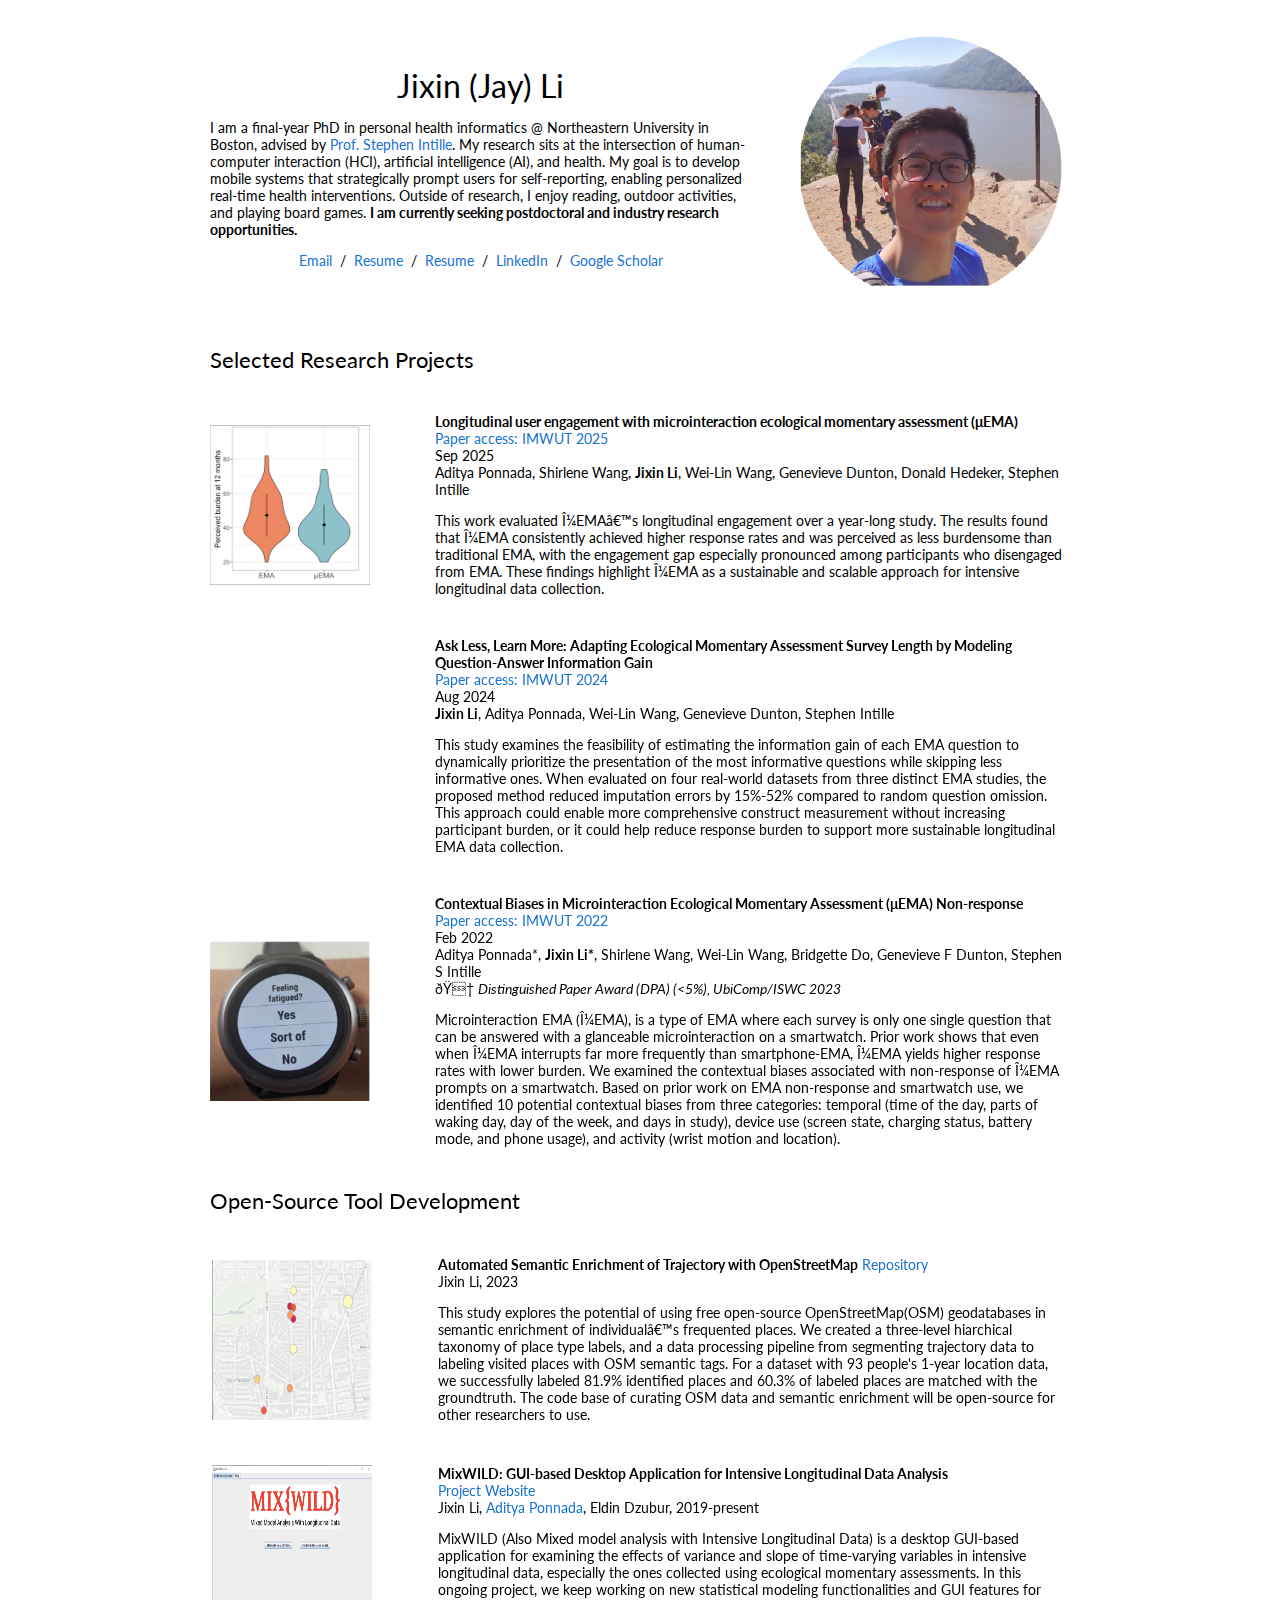
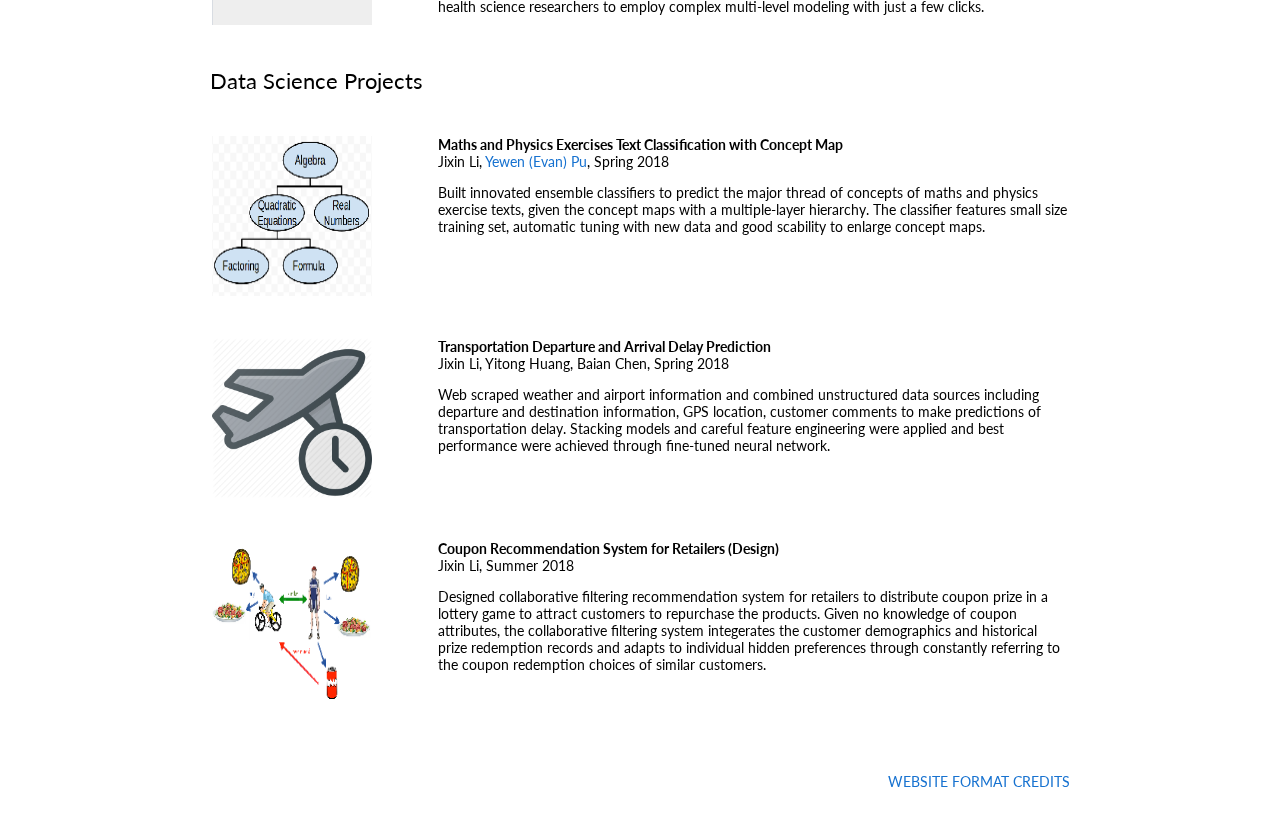
<file: pages/index_2024.html>
<!DOCTYPE HTML PUBLIC "-//W3C//DTD HTML 4.01 Transitional//EN">
<html>

<head>
  <meta name=viewport content=“width=900”>
  <meta name="generator" content="HTML Tidy for Linux/x86 (vers 11 February 2007), see www.w3.org">
  <style type="text/css">
    /* Color scheme stolen from Sergey Karayev */
    
    a {
      color: #1772d0;
      text-decoration: none;
    }
    
    a:focus,
    a:hover {
      color: #f09228;
      text-decoration: none;
    }
    
    body,
    td,
    th,
    tr,
    p,
    a {
      font-family: 'Lato', Verdana, Helvetica, sans-serif;
      font-size: 14px
    }
    
    strong {
      font-family: 'Lato', Verdana, Helvetica, sans-serif;
      font-size: 14px;
    }
    
    heading {
      font-family: 'Lato', Verdana, Helvetica, sans-serif;
      font-size: 22px;
    }
    
    papertitle {
      font-family: 'Lato', Verdana, Helvetica, sans-serif;
      font-size: 14px;
      font-weight: 700
    }
    
    name {
      font-family: 'Lato', Verdana, Helvetica, sans-serif;
      font-size: 32px;
    }
    
    .one {
      width: 160px;
      height: 160px;
      position: relative;
    }
    
    .two {
      width: 160px;
      height: 160px;
      position: absolute;
      transition: opacity .2s ease-in-out;
      -moz-transition: opacity .2s ease-in-out;
      -webkit-transition: opacity .2s ease-in-out;
    }
    
    .fade {
      transition: opacity .2s ease-in-out;
      -moz-transition: opacity .2s ease-in-out;
      -webkit-transition: opacity .2s ease-in-out;
    }
    
    span.highlight {
      background-color: #ffffd0;
    }
  </style>
  <link rel="icon" type="image/png" href="../assets/images/whale2_icon.png">
  <title>Jixin Li</title>
  <meta http-equiv="Content-Type" content="text/html; charset=us-ascii">
  <link href='http://fonts.googleapis.com/css?family=Lato:400,700,400italic,700italic' rel='stylesheet' type='text/css'>
</head>

<body>
  <table width="900" border="0" align="center" cellspacing="0" cellpadding="0">
    <tr>
      <td>
        <table width="100%" align="center" border="0" cellspacing="0" cellpadding="20">
          <tr>
            <td width="67%" valign="middle">
              <p align="center">
                <name>Jixin (Jay) Li</name>
              </p>
              <p>
              I am a final-year PhD in personal health informatics @ Northeastern University in Boston, advised by <a href="https://www.ccs.neu.edu/home/intille/">Prof. Stephen Intille</a>. My research sits at the intersection of human-computer interaction (HCI), artificial intelligence (AI), and health. My goal is to develop mobile systems that strategically prompt users for self-reporting, enabling personalized real-time health interventions. Outside of research, I enjoy reading, outdoor activities, and playing board games. <strong>I am currently seeking postdoctoral and industry research opportunities.</strong>             
              </p>

              <p align=center>
                <a href="mailto:li.jix@northeastern.edu">Email</a> &nbsp/&nbsp
                <a href="../assets/docs/Resume_Jixin_Li.pdf">Resume</a> &nbsp/&nbsp
                <a href="../assets/docs/CV.pdf">Resume</a> &nbsp/&nbsp
                <!-- <a href="Jixin_Li_bio.txt">Biography</a> &nbsp/&nbsp -->
                <!-- <a href="https://github.com/rexli999">Github </a> &nbsp/&nbsp -->
                <a href="https://www.linkedin.com/in/jixin-li-432b7a123/"> LinkedIn </a> &nbsp/&nbsp
                <a href="https://scholar.google.com/citations?user=9_JWYG0AAAAJ&hl=en"> Google Scholar </a>
                <!-- <a href="travel/password_protected.html"> Travel </a> -->
              </p>
            </td>
            <td width="33%">
              <img src="../assets/images/portrait_circle2.png">
            </td>
          </tr>
        </table>
        <table width="100%" align="center" border="0" cellspacing="0" cellpadding="20">
          <tr>
            <td width="100%" valign="middle">
              <heading>Selected Research Projects</heading>
              <!-- <h2>Adaptive Ecological Momentary Assessment/Experience Sampling</h2> -->
<!--               <p>
                I'm interested in psychology and statistics. I am collaborating with professors in research on psychology and social media. Representative studies and projects are listed below.
              </p> -->
            </td>
          </tr>
        </table>

        <table width="100%" align="center" border="0" cellspacing="0" cellpadding="20">

          <tr>
            <td width="25%"><img src="../assets/images/longitudinal_engagement.png" alt="prl" width="160" height="160"></td>
            <td width="75%" valign="top">
              <p>
                <strong>Longitudinal user engagement with microinteraction ecological momentary assessment (&mu;EMA)</strong><br> 
                <a href="https://dl.acm.org/doi/abs/10.1145/3749541">Paper access: IMWUT 2025</a>
                <br>
                Sep 2025
                <br>
                Aditya Ponnada, Shirlene Wang, <b>Jixin Li</b>, Wei-Lin Wang, Genevieve Dunton, Donald Hedeker, Stephen Intille 
                <p>
                  This work evaluated μEMA’s longitudinal engagement over a year-long study. The results found that μEMA consistently achieved higher response rates and was perceived as less burdensome than traditional EMA, with the engagement gap especially pronounced among participants who disengaged from EMA. These findings highlight μEMA as a sustainable and scalable approach for intensive longitudinal data collection.
                </p>
              </p>
            </td>
          </tr>



          <tr>
            <td width="25%"><iframe width="160" height="160" src="https://www.youtube-nocookie.com/embed/fg7BczPsRgU" title="YouTube video player" frameborder="0" allow="accelerometer; autoplay; clipboard-write; encrypted-media; gyroscope; picture-in-picture" allowfullscreen></iframe></td>
            <td width="75%" valign="top">
              <p>
                <strong>Ask Less, Learn More: Adapting Ecological Momentary Assessment Survey Length by Modeling Question-Answer Information Gain</strong><br> 
                <a href="https://dl.acm.org/doi/abs/10.1145/3699735">Paper access: IMWUT 2024</a>
                <br>
                Aug 2024
                <br>
                <b>Jixin Li</b>, Aditya Ponnada, Wei-Lin Wang, Genevieve Dunton, Stephen Intille
                <p>
                  This study examines the feasibility of estimating the information gain of each EMA question to dynamically prioritize the presentation of the most informative questions while skipping less informative ones. When evaluated on four real-world datasets from three distinct EMA studies, the proposed method reduced imputation errors by 15%-52% compared to random question omission. This approach could enable more comprehensive construct measurement without increasing participant burden, or it could help reduce response burden to support more sustainable longitudinal EMA data collection.
                </p>
              </p>
            </td>
          </tr>




          <tr>
            <td width="25%"><img src="../assets/images/uEMA.png" alt="prl" width="160" height="160"></td>
            <td width="75%" valign="top">
              <p>
                <strong>Contextual Biases in Microinteraction Ecological Momentary Assessment (&mu;EMA) Non-response</strong><br> 
                <a href="https://dl.acm.org/doi/abs/10.1145/3517259?casa_token=ciI73dlcubUAAAAA:pgiI2en9-SNUbVSGtpcK8ZL2OAVEa6I8FGf4urXSv_hmHIyZltjbE3vQFhVmgsnDdSfAJQspl90">Paper access: IMWUT 2022</a> 
                <br>
                Feb 2022
                <br>
                Aditya Ponnada*, <b>Jixin Li*</b>, Shirlene Wang, Wei-Lin Wang, Bridgette Do, Genevieve F Dunton, Stephen S Intille
                <br>
                🏆 <em>Distinguished Paper Award (DPA) (<5%), UbiComp/ISWC 2023</em>
                <p>
                  Microinteraction EMA (μEMA), is a type of EMA where each survey is only one single question that can be answered with a glanceable microinteraction on a smartwatch. Prior work shows that even when μEMA interrupts far more frequently than smartphone-EMA, μEMA yields higher response rates with lower burden. We examined the contextual biases associated with non-response of μEMA prompts on a smartwatch. Based on prior work on EMA non-response and smartwatch use, we identified 10 potential contextual biases from three categories: temporal (time of the day, parts of waking day, day of the week, and days in study), device use (screen state, charging status, battery mode, and phone usage), and activity (wrist motion and location).
                </p>
              </p>
            </td>
          </tr>

        <table width="100%" align="center" border="0" cellspacing="0" cellpadding="20">
          <tr>
            <td width="100%" valign="middle">
              <heading>Open-Source Tool Development</heading>

<!--               <p>
                I'm interested in psychology and statistics. I am collaborating with professors in research on psychology and social media. Representative studies and projects are listed below.
              </p> -->

            </td>
          </tr>
        </table>
        <table width="100%" align="center" border="0" cellpadding="20">
          <tr>
            <td width="25%"><img src="../assets/images/location.png" alt="prl" width="160" height="160"></td>
            <td width="75%" valign="top">
              <p>
                <strong>Automated Semantic Enrichment of Trajectory with OpenStreetMap</strong>
                <a href="https://github.com/rexli999/location_annotation_with_openstreetmap">Repository</a>
                <br>
                Jixin Li, 2023
                <p>
                  This study explores the potential of using free open-source OpenStreetMap(OSM) geodatabases in semantic enrichment of individual’s frequented places. We created a three-level hiarchical taxonomy of place type labels, and a data processing pipeline from segmenting trajectory data to labeling visited places with OSM semantic tags. For a dataset with 93 people's 1-year location data, we successfully labeled 81.9% identified places and 60.3% of labeled places are matched with the groundtruth. The code base of curating OSM data and semantic enrichment will be open-source for other researchers to use.
                </p>
              </p>
            </td>
          </tr>



          <tr>
            <td width="25%"><img src="../assets/images/MixWILD.png" alt="prl" width="160" height="160"></td>
            <td width="75%" valign="top">
              <p>
                <strong>MixWILD: GUI-based Desktop Application for Intensive Longitudinal Data Analysis</strong><br>
                <a href="https://reach-lab.github.io/MixWildGUI/">Project Website</a>
                <br>
                Jixin Li, <a href="https://www.khoury.northeastern.edu/people/aditya-ponnada/">Aditya Ponnada</a>, Eldin Dzubur, 2019-present
                <p>
                  MixWILD (Also Mixed model analysis with Intensive Longitudinal Data) is a desktop GUI-based application for examining the effects of variance and slope of time-varying variables in intensive longitudinal data, especially the ones collected using ecological momentary assessments. In this ongoing project, we keep working on new statistical modeling functionalities and GUI features for health science researchers to employ complex multi-level modeling with just a few clicks. 
                </p>
              </p>
            </td>
          </tr>
<!-- 
          <tr onmouseout="portrait_stop()" onmouseover="portrait_start()">
            <td width="25%">
              <div class="one">
                <div class="two" id='portrait_image'><img src='../assets/images/youtube.png'></div>
                <img src='../assets/images/youtube.png'>
              </div>
              <script type="text/javascript">
                function portrait_start() {
                  document.getElementById('portrait_image').style.opacity = "1";
                }

                function portrait_stop() {
                  document.getElementById('portrait_image').style.opacity = "0";
                }
                portrait_stop()
              </script>
            </td>
            <td valign="top" width="75%">
              <strong>Personality Impressions of YouTubers Based on Their Trailers and Channel Sites: A Lens Model Approach</strong>
              <br>
              This study is to investigate the discrepancy between the actual personality of creators of the popular YouTube channels, the presenting personality that the YouTube channel intend to communicate with their audiences, and the personality impressions to the common audiences. A lens model analysis will be used to find what cues observers depend on when forming personality impressions of YouTubers. Consensus and accuracy of  personality impressions will also be examined compared to the actual and presenting personality.
              <br>
              <a href="https://gabriellaharari.wordpress.com/">Gabriella M. Harari</a>
              <br> -->
              <!-- <em>In Process</em> -->
<!--             </td>
          </tr> -->



          <table width="100%" align="center" border="0" cellspacing="0" cellpadding="20">
            <tr>
              <td>
                <heading>Data Science Projects</heading>
              </td>
            </tr>
          </table>
          <table width="100%" align="center" border="0" cellpadding="20">
            <tr>
              <td width="25%"><img src="../assets/images/KnowledgeTree.png" alt="prl" width="160" height="160"></td>
              <td width="75%" valign="top">
                <p>
                  <strong>Maths and Physics Exercises Text Classification with Concept Map</strong>
                  <br>
                  Jixin Li, <a href="https://www.csail.mit.edu/person/yewen-evan-pu">Yewen (Evan) Pu</a>, Spring 2018
                  <p>
                    Built innovated ensemble classifiers to predict the major thread of concepts of maths and physics exercise texts, given the concept maps with a multiple-layer hierarchy. The classifier features small size training set, automatic tuning with new data and good scability to enlarge concept maps.
                  </p>
                </p>
              </td>
            </tr>
            <tr>
              <td width="25%"><img src="../assets/images/FlightDelay.png" alt="prl" width="160" height="160"></td>
              <td width="75%" valign="top">
                <p>
                  <strong>Transportation Departure and Arrival Delay Prediction</strong>
                  <br>
                  Jixin Li, Yitong Huang, Baian Chen, Spring 2018
                  <p>
                    Web scraped weather and airport information and combined unstructured data sources including departure and destination information, GPS location, customer comments to make predictions of transportation delay. Stacking models and careful feature engineering were applied and best performance were achieved through fine-tuned neural network.
                  </p>
                </p>
              </td>
            </tr>
            <tr>
              <td width="25%"><img src="../assets/images/RecommendationSystem.png" alt="prl" width="160" height="160"></td>
              <td width="75%" valign="top">
                <p>
                  <strong>Coupon Recommendation System for Retailers (Design)</strong>
                  <br>
                  Jixin Li, Summer 2018
                  <p>
                    Designed collaborative filtering recommendation system for retailers to distribute coupon prize in a lottery game to attract customers to repurchase the products. Given no knowledge of coupon attributes, the collaborative filtering system integerates the customer demographics and historical prize redemption records and adapts to individual hidden preferences through constantly referring to the coupon redemption choices of similar customers.
                  </p>
                </p>
              </td>
            </tr>
          </table>

          <table width="100%" align="center" border="0" cellspacing="0" cellpadding="20">
            <tr>
              <td>
                <br>
                <p align="right">
                  <font size="5">
                    <a href="https://jonbarron.info/">WEBSITE FORMAT CREDITS</a>
                  </font>
                </p>
              </td>
            </tr>
          </table>
          <script type="text/javascript">
            var gaJsHost = (("https:" == document.location.protocol) ? "https://ssl." : "http://www.");
            document.write(unescape("%3Cscript src='" + gaJsHost + "google-analytics.com/ga.js' type='text/javascript'%3E%3C/script%3E"));
          </script>
          <script type="text/javascript">
            try {
              var pageTracker = _gat._getTracker("UA-7580334-1");
              pageTracker._trackPageview();
            } catch (err) {}
          </script>
        </td>
      </tr>
    </table>
  </body>

  </html>
</file>
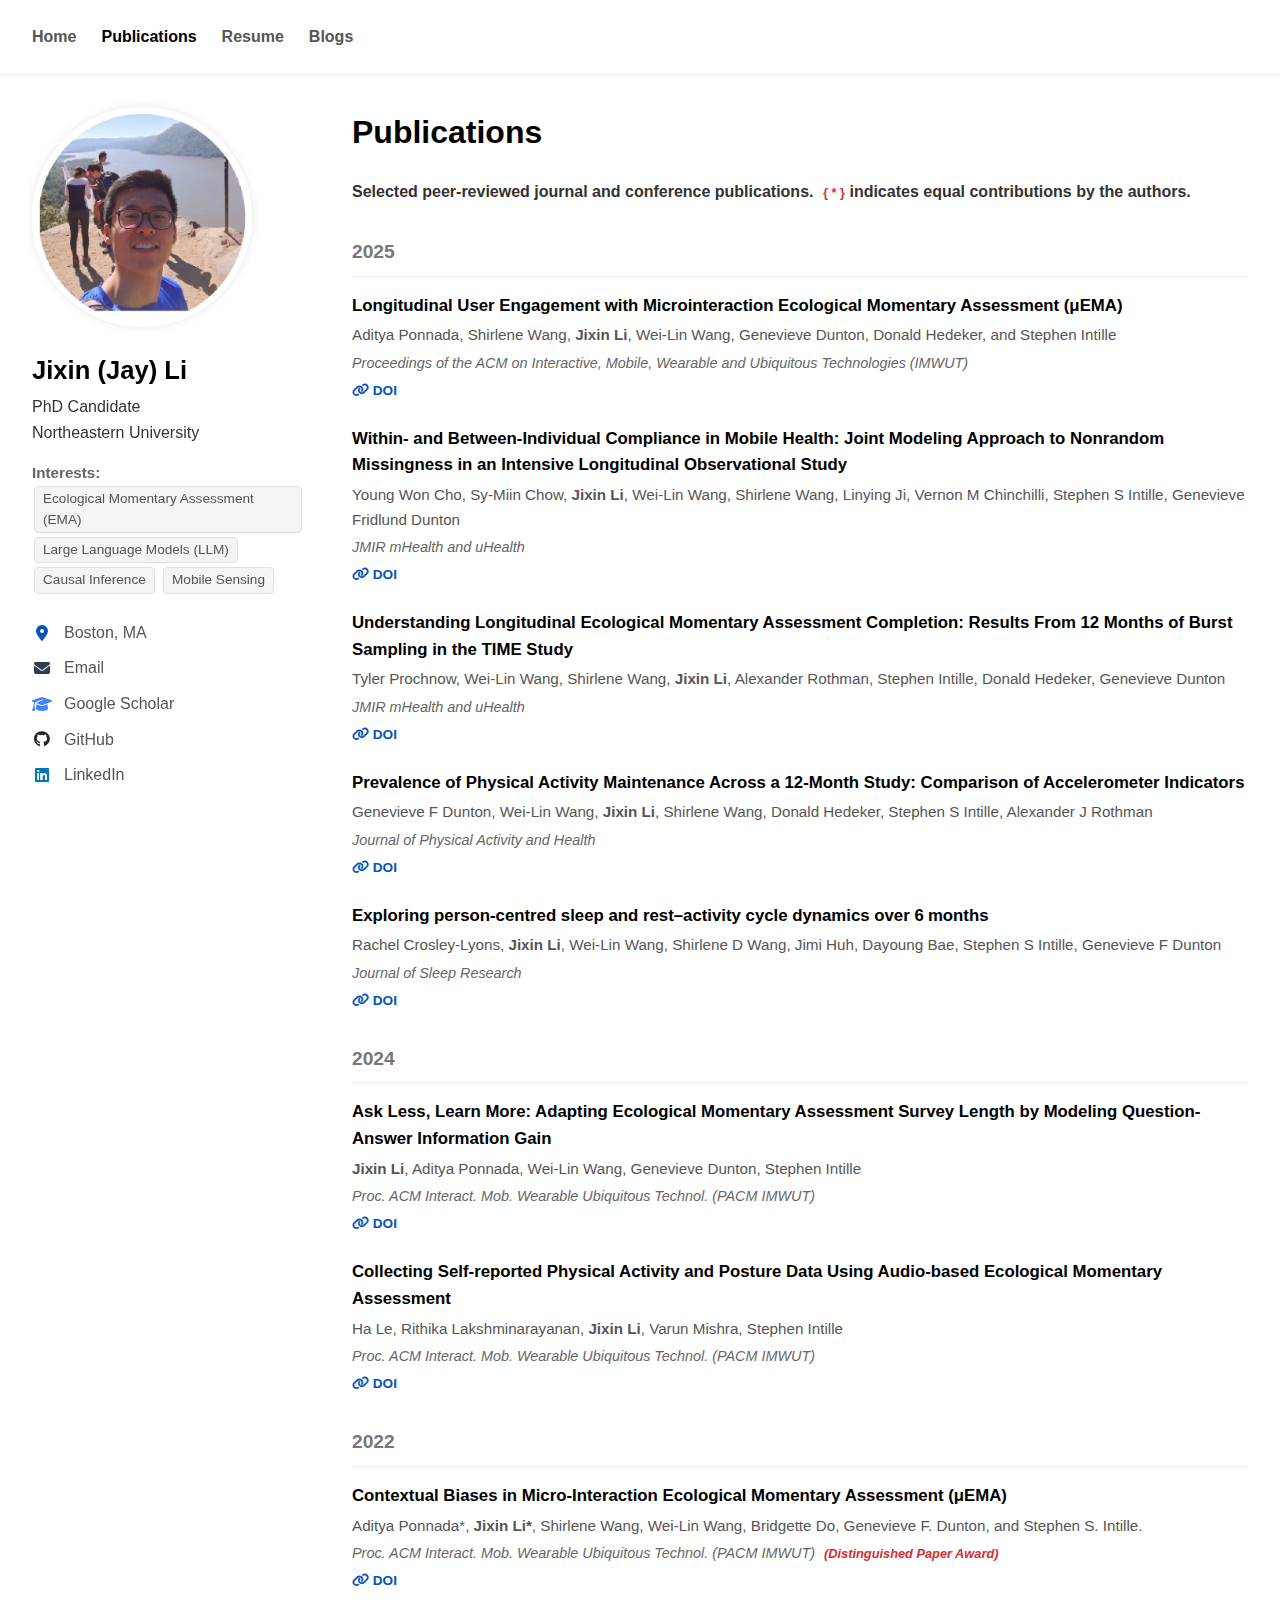
<file: pages/publications.html>
<!DOCTYPE html>
<html lang="en">
<head>
    <meta charset="UTF-8">
    <meta name="viewport" content="width=device-width, initial-scale=1.0">
    <title>Publications - Jixin (Jay) Li</title>
    <link rel="stylesheet" href="https://cdnjs.cloudflare.com/ajax/libs/font-awesome/6.4.0/css/all.min.css">
    <link href="https://fonts.googleapis.com/css2?family=Lato:wght@400;700&family=Merriweather:ital,wght@0,300;0,400;0,700;1,400&display=swap" rel="stylesheet">
    <style>
        /* [SAME CSS AS INDEX.HTML] */
        :root { --sidebar-width: 320px; --primary-color: #252a34; --link-color: #0654ba; --text-color: #333; --bg-color: #fff; --nav-bg: #fff; --border-color: #eee; }
        * { box-sizing: border-box; }
        body { font-family: -apple-system, BlinkMacSystemFont, "Roboto", "Segoe UI", "Helvetica Neue", Arial, sans-serif; color: var(--text-color); background-color: var(--bg-color); margin: 0; line-height: 1.6; font-size: 16px; }
        a { color: var(--link-color); text-decoration: none; }
        a:hover { text-decoration: underline; }
        h1, h2 { font-family: -apple-system, BlinkMacSystemFont, "Segoe UI", Roboto, sans-serif; font-weight: 700; color: #000; }
        h1 { font-size: 2rem; margin-top: 0; }
        h2 { font-size: 1.5rem; border-bottom: 1px solid var(--border-color); padding-bottom: 0.5em; margin-top: 0; }
        
        .masthead { border-bottom: 1px solid var(--border-color); background-color: var(--nav-bg); width: 100%; position: relative; z-index: 10; }
        .masthead-inner { max-width: 1280px; margin: 0 auto; padding: 1.5rem 2rem; display: flex; justify-content: flex-start; align-items: center; }
        .nav-links { display: flex; gap: 25px; list-style: none; margin: 0; padding: 0; }
        .nav-links a { color: #555; font-weight: 700; font-size: 1rem; }
        .nav-links a:hover, .nav-links a.active { color: #000; text-decoration: none; }

        .wrapper { display: flex; flex-wrap: wrap; max-width: 1280px; margin: 0 auto; padding: 2rem; }
        .sidebar { width: 100%; margin-bottom: 2rem; padding-right: 0; text-align: center; }
        .main-content { width: 100%; }
        
        .profile-card { position: sticky; top: 2rem; }
        .avatar { width: 220px; height: 220px; border-radius: 50%; object-fit: cover; margin-bottom: 1rem; box-shadow: 0 0 10px rgba(0,0,0,0.1); }
        .profile-name { font-size: 1.6rem; font-weight: 700; margin: 0.5rem 0 0.2rem 0; }
        .institution { font-weight: 500; color: #333; margin-bottom: 1rem; display: block; }
        .profile-bio { font-size: 0.95rem; color: #666; margin-bottom: 1.5rem; line-height: 1.5; text-align: center; }
        .interest-tag { display: inline-block; background: #f4f4f4; padding: 2px 8px; border-radius: 4px; font-size: 0.85rem; margin: 2px; color: #555; border: 1px solid #e0e0e0; }
        
        .social-links { list-style: none; padding: 0; margin: 0; display: flex; flex-direction: column; align-items: center; gap: 10px; margin-bottom: 2rem; }
        .social-links li { width: 100%; }
        .social-links a, .social-item { color: #555; font-size: 1rem; display: flex; align-items: center; justify-content: center; gap: 12px; }
        .social-links a:hover { color: var(--link-color); text-decoration: underline; }
        .icon-loc { color: var(--link-color); } .icon-scholar { color: #4285F4; } .icon-github { color: #24292e; } .icon-linkedin { color: #0077b5; } .icon-email { color: #2c3e50; }

        /* Publication Specifics */
        .pub-year-header { font-size: 1.2rem; color: #777; border-bottom: 1px solid #eee; margin-bottom: 1rem; margin-top: 2rem; padding-bottom: 0.5rem; }
        .publication-list { list-style: none; padding: 0; }
        .publication-item { margin-bottom: 1.5rem; display: flex; gap: 1rem; }
        .pub-details { flex: 1; }
        .pub-title { font-weight: 700; color: #000; font-size: 1.05rem; display: block; margin-bottom: 4px; }
        .pub-authors { font-size: 0.95rem; color: #555; margin-bottom: 4px; }
        .pub-venue { font-style: italic; color: #666; font-size: 0.9rem; }
        .pub-links { margin-top: 5px; font-size: 0.85rem; }
        .pub-links a { margin-right: 10px; font-weight: 600;}

        @media (min-width: 850px) {
            .sidebar { width: var(--sidebar-width); padding-right: 3rem; text-align: left; }
            .profile-bio { text-align: left; }
            .main-content { width: calc(100% - var(--sidebar-width)); }
            .social-links { align-items: flex-start; }
            .social-links a, .social-item { justify-content: flex-start; }
        }
    </style>
</head>
<body>
    <div class="masthead">
        <div class="masthead-inner">
            <ul class="nav-links">
                <li><a href="../index.html">Home</a></li>
                <li><a href="publications.html" class="active">Publications</a></li>
                <li><a href="resume.html">Resume</a></li>
                <li><a href="blogs.html">Blogs</a></li>
            </ul>
        </div>
    </div>

    <div class="wrapper">
        <aside class="sidebar">
            <div class="profile-card">
                <img src="../assets/images/portrait_circle2.png" alt="Jixin Li" class="avatar">
                <h2 class="profile-name" style="border:none; padding:0; margin-top:0;">Jixin (Jay) Li</h2>
                <span class="institution">PhD Candidate<br>Northeastern University</span>
                <div class="profile-bio">
                    <strong>Interests:</strong><br>
                    <span class="interest-tag">Ecological Momentary Assessment (EMA)</span>
                    <span class="interest-tag">Large Language Models (LLM)</span>
                    <span class="interest-tag">Causal Inference</span>
                    <span class="interest-tag">Mobile Sensing</span>
                </div>
                <ul class="social-links">
                    <li><div class="social-item"><i class="fas fa-map-marker-alt icon-loc" style="width: 20px; text-align: center;"></i> <span>Boston, MA</span></div></li>
                    <li><a href="mailto:li.jix@northeastern.edu"><i class="fas fa-envelope icon-email" style="width: 20px; text-align: center;"></i> Email</a></li>
                    <li><a href="https://scholar.google.com/citations?user=9_JWYG0AAAAJ&hl=en"><i class="fas fa-graduation-cap icon-scholar" style="width: 20px; text-align: center;"></i> Google Scholar</a></li>
                    <li><a href="https://github.com/rexli999"><i class="fab fa-github icon-github" style="width: 20px; text-align: center;"></i> GitHub</a></li>
                    <li><a href="https://www.linkedin.com/in/jixin-li-432b7a123/"><i class="fab fa-linkedin icon-linkedin" style="width: 20px; text-align: center;"></i> LinkedIn</a></li>
                </ul>
            </div>
        </aside>

        <main class="main-content">
            <section id="publications">
                <h1 style="margin-top:0;">Publications</h1>
                <p><strong>Selected peer-reviewed journal and conference publications. <span style="color:#d32f2f; font-weight:bold; font-size:0.8rem; margin-left:5px;">{ * }</span> indicates equal contributions by the authors.</strong></p>
                <h3 class="pub-year-header">2025</h3>
                <ul class="publication-list">
                    <li class="publication-item">
                        <div class="pub-details">
                            <span class="pub-title">Longitudinal User Engagement with Microinteraction Ecological Momentary Assessment (μEMA)</span>
                            <div class="pub-authors">Aditya Ponnada, Shirlene Wang, <strong>Jixin Li</strong>, Wei-Lin Wang, Genevieve Dunton, Donald Hedeker, and Stephen Intille</div>
                            <div class="pub-venue">Proceedings of the ACM on Interactive, Mobile, Wearable and Ubiquitous Technologies (IMWUT)</div>
                            <div class="pub-links">
                                <a href="https://dl.acm.org/doi/abs/10.1145/3749541"><i class="fas fa-link"></i> DOI</a>
                            </div>
                        </div>
                    </li>

                    <li class="publication-item">
                        <div class="pub-details">
                            <span class="pub-title">Within- and Between-Individual Compliance in Mobile Health: Joint Modeling Approach to Nonrandom Missingness in an Intensive Longitudinal Observational Study</span>
                            <div class="pub-authors">Young Won Cho, Sy-Miin Chow, <strong>Jixin Li</strong>, Wei-Lin Wang, Shirlene Wang, Linying Ji, Vernon M Chinchilli, Stephen S Intille, Genevieve Fridlund Dunton</div>
                            <div class="pub-venue">JMIR mHealth and uHealth</div>
                            <div class="pub-links">
                                <a href="https://mhealth.jmir.org/2025/1/e65350"><i class="fas fa-link"></i> DOI</a>
                            </div>
                        </div>
                    </li>

                    <li class="publication-item">
                        <div class="pub-details">
                            <span class="pub-title">Understanding Longitudinal Ecological Momentary Assessment Completion: Results From 12 Months of Burst Sampling in the TIME Study</span>
                            <div class="pub-authors">Tyler Prochnow, Wei-Lin Wang, Shirlene Wang, <strong>Jixin Li</strong>, Alexander Rothman, Stephen Intille, Donald Hedeker, Genevieve Dunton</div>
                            <div class="pub-venue">JMIR mHealth and uHealth</div>
                            <div class="pub-links">
                                <a href="https://mhealth.jmir.org/2025/1/e67117/"><i class="fas fa-link"></i> DOI</a>
                            </div>
                        </div>
                    </li>

                    <li class="publication-item">
                        <div class="pub-details">
                            <span class="pub-title">Prevalence of Physical Activity Maintenance Across a 12-Month Study: Comparison of Accelerometer Indicators</span>
                            <div class="pub-authors">Genevieve F Dunton, Wei-Lin Wang, <strong>Jixin Li</strong>, Shirlene Wang, Donald Hedeker, Stephen S Intille, Alexander J Rothman</div>
                            <div class="pub-venue">Journal of Physical Activity and Health</div>
                            <div class="pub-links">
                                <a href="https://journals.humankinetics.com/view/journals/jpah/22/10/article-p1256.xml"><i class="fas fa-link"></i> DOI</a>
                            </div>
                        </div>
                    </li>

                    <li class="publication-item">
                        <div class="pub-details">
                            <span class="pub-title">Exploring person-centred sleep and rest–activity cycle dynamics over 6 months</span>
                            <div class="pub-authors">Rachel Crosley‐Lyons, <strong>Jixin Li</strong>, Wei‐Lin Wang, Shirlene D Wang, Jimi Huh, Dayoung Bae, Stephen S Intille, Genevieve F Dunton</div>
                            <div class="pub-venue">Journal of Sleep Research</div>
                            <div class="pub-links">
                                <a href="https://onlinelibrary.wiley.com/doi/full/10.1111/jsr.14471"><i class="fas fa-link"></i> DOI</a>
                            </div>
                        </div>
                    </li>
                    
                </ul>

                <h3 class="pub-year-header">2024</h3>
               
                <ul class="publication-list">
                    <li class="publication-item">
                        <div class="pub-details">
                            <span class="pub-title">Ask Less, Learn More: Adapting Ecological Momentary Assessment Survey Length by Modeling Question-Answer Information Gain</span>
                            <div class="pub-authors"><strong>Jixin Li</strong>, Aditya Ponnada, Wei-Lin Wang, Genevieve Dunton, Stephen Intille</div>
                            <div class="pub-venue">Proc. ACM Interact. Mob. Wearable Ubiquitous Technol. (PACM IMWUT)</div>
                            <div class="pub-links">
                                <a href="https://dl.acm.org/doi/abs/10.1145/3699735"><i class="fas fa-link"></i> DOI</a>
                            </div>
                        </div>
                    </li>

                    <li class="publication-item">
                        <div class="pub-details">
                            <span class="pub-title">Collecting Self-reported Physical Activity and Posture Data Using Audio-based Ecological Momentary Assessment</span>
                            <div class="pub-authors">Ha Le, Rithika Lakshminarayanan, <strong>Jixin Li</strong>, Varun Mishra, Stephen Intille</div>
                            <div class="pub-venue">Proc. ACM Interact. Mob. Wearable Ubiquitous Technol. (PACM IMWUT)</div>
                            <div class="pub-links">
                                <a href="https://dl.acm.org/doi/abs/10.1145/3678584"><i class="fas fa-link"></i> DOI</a>
                            </div>
                        </div>
                    </li>
                </ul>



                <h3 class="pub-year-header">2022</h3>
                <ul class="publication-list">
                    <li class="publication-item">
                        <div class="pub-details">
                            <span class="pub-title">Contextual Biases in Micro-Interaction Ecological Momentary Assessment (μEMA)</span>
                            <div class="pub-authors">Aditya Ponnada*, <strong>Jixin Li*</strong>, Shirlene Wang, Wei-Lin Wang, Bridgette Do, Genevieve F. Dunton, and Stephen S. Intille.</div>
                            <div class="pub-venue">Proc. ACM Interact. Mob. Wearable Ubiquitous Technol. (PACM IMWUT) <span style="color:#d32f2f; font-weight:bold; font-size:0.8rem; margin-left:5px;">(Distinguished Paper Award)</span></div>
                            <div class="pub-links">
                                <a href="https://dl.acm.org/doi/10.1145/3517259"><i class="fas fa-link"></i> DOI</a>
                            </div>
                        </div>
                    </li>
                </ul>
            </section>
        </main>
    </div>
</body>
</html>
</file>
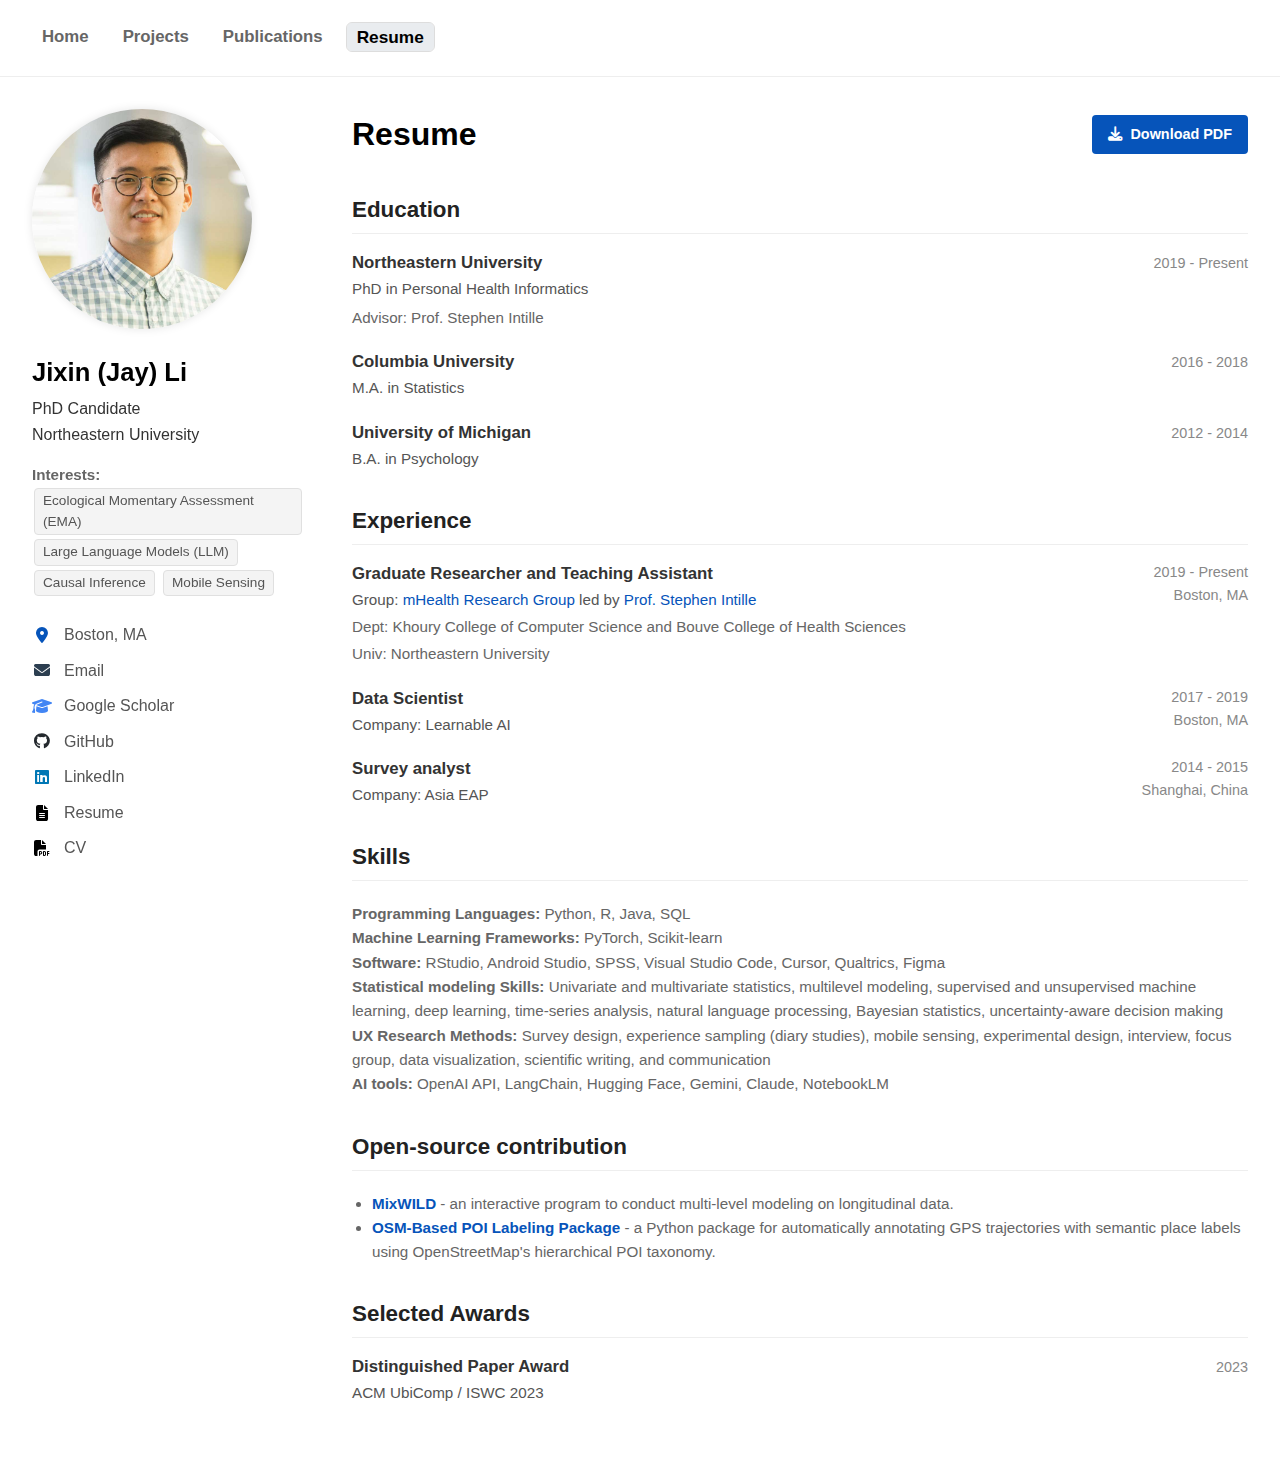
<file: pages/resume.html>
<!DOCTYPE html>
<html lang="en">
<head>
    <meta charset="UTF-8">
    <meta name="viewport" content="width=device-width, initial-scale=1.0">
    <title>Resume - Jixin (Jay) Li</title>
    <link rel="stylesheet" href="https://cdnjs.cloudflare.com/ajax/libs/font-awesome/6.4.0/css/all.min.css">
    <link href="https://fonts.googleapis.com/css2?family=Lato:wght@400;700&family=Merriweather:ital,wght@0,300;0,400;0,700;1,400&display=swap" rel="stylesheet">
    <style>
        /* [SAME CSS AS INDEX.HTML] */
        :root { --sidebar-width: 320px; --primary-color: #252a34; --link-color: #0654ba; --text-color: #333; --bg-color: #fff; --nav-bg: #fff; --border-color: #eee; }
        * { box-sizing: border-box; }
        body { font-family: -apple-system, BlinkMacSystemFont, "Roboto", "Segoe UI", "Helvetica Neue", Arial, sans-serif; color: var(--text-color); background-color: var(--bg-color); margin: 0; line-height: 1.6; font-size: 16px; }
        a { color: var(--link-color); text-decoration: none; }
        a:hover { text-decoration: underline; }
        h1, h2 { font-family: -apple-system, BlinkMacSystemFont, "Segoe UI", Roboto, sans-serif; font-weight: 700; color: #000; }
        h1 { font-size: 2rem; margin-top: 0; }
        h2 { font-size: 1.5rem; border-bottom: 1px solid var(--border-color); padding-bottom: 0.5em; margin-top: 2em; }
        
        /* Navigation */
        .masthead { border-bottom: 1px solid var(--border-color); background-color: var(--nav-bg); width: 100%; position: relative; z-index: 10; }
        .masthead-inner { max-width: 1280px; margin: 0 auto; padding: 1.5rem 2rem; display: flex; justify-content: flex-start; align-items: center; }
        .nav-links { display: flex; gap: 14px; list-style: none; margin: 0; padding: 0; }
        .nav-links a {
            padding: 4px 10px;
            border-radius: 5px;
            color: #666;
            font-weight: 700;
            font-size: 1.05rem;
            transition: all 0.2s ease;
        }

        .nav-links a:hover {
            background: #f2f2f2;
            color: #000;
            text-decoration: none;
        }

        .nav-links a.active {
            background: #e9ecef;
            color: #000;
            font-weight: 600;
            outline: 1px solid #ddd;
            outline-offset: 0;
            font-size: 1.08rem;
        }

        .wrapper { display: flex; flex-wrap: wrap; max-width: 1280px; margin: 0 auto; padding: 2rem; }
        .sidebar { width: 100%; margin-bottom: 2rem; padding-right: 0; text-align: center; }
        .main-content { width: 100%; }
        
        .profile-card { position: sticky; top: 2rem; }
        .avatar { width: 220px; height: 220px; border-radius: 50%; object-fit: cover; margin-bottom: 1rem; box-shadow: 0 0 10px rgba(0,0,0,0.1); }
        .profile-name { font-size: 1.6rem; font-weight: 700; margin: 0.5rem 0 0.2rem 0; }
        .institution { font-weight: 500; color: #333; margin-bottom: 1rem; display: block; }
        .profile-bio { font-size: 0.95rem; color: #666; margin-bottom: 1.5rem; line-height: 1.5; text-align: center; }
        .interest-tag { display: inline-block; background: #f4f4f4; padding: 2px 8px; border-radius: 4px; font-size: 0.85rem; margin: 2px; color: #555; border: 1px solid #e0e0e0; }
        
        .social-links { list-style: none; padding: 0; margin: 0; display: flex; flex-direction: column; align-items: center; gap: 10px; margin-bottom: 2rem; }
        .social-links li { width: 100%; }
        .social-links a, .social-item { color: #555; font-size: 1rem; display: flex; align-items: center; justify-content: center; gap: 12px; }
        .social-links a:hover { color: var(--link-color); text-decoration: underline; }
        .icon-loc { color: var(--link-color); } .icon-scholar { color: #4285F4; } .icon-github { color: #24292e; } .icon-linkedin { color: #0077b5; } .icon-email { color: #2c3e50; } .icon-resume { color: #000; } .icon-cv { color: #000; }

        @media (min-width: 850px) {
            .sidebar { width: var(--sidebar-width); padding-right: 3rem; text-align: left; }
            .profile-bio { text-align: left; }
            .main-content { width: calc(100% - var(--sidebar-width)); }
            .social-links { align-items: flex-start; }
            .social-links a, .social-item { justify-content: flex-start; }
        }

        /* --- Resume SPECIFIC STYLES --- */
        .cv-header { display: flex; justify-content: space-between; align-items: center; margin-bottom: 1rem;}
        .cv-section-title { font-size: 1.4rem; border-bottom: 1px solid #eee; padding-bottom: 5px; margin-top: 2rem; margin-bottom: 1rem; color: #222; }
        
        .cv-item { display: flex; flex-direction: column; margin-bottom: 1.2rem; }
        .cv-row { display: flex; justify-content: space-between; align-items: baseline; }
        .cv-main-text { font-weight: 700; color: #333; font-size: 1.05rem; }
        .cv-sub-text {font-weight: 500; color: #555; font-size: 0.95rem;}
        .cv-sub-desc { color: #666; font-size: 0.95rem; margin-top: 3px; }
        .cv-date { color: #888; font-size: 0.9rem; white-space: nowrap; margin-left: 15px; }
        .cv-location { color: #888; font-size: 0.9rem; white-space: nowrap; margin-left: 15px; }
        .cv-desc { margin-top: 5px; color: #666; font-size: 0.95rem; }
        
        .btn-download { display: inline-flex; align-items: center; gap: 8px; padding: 8px 16px; background-color: var(--link-color); color: #fff; border-radius: 4px; font-weight: 600; font-size: 0.9rem; transition: background 0.2s; }
        .btn-download:hover { background-color: #054296; text-decoration: none; }

        @media (max-width: 600px) {
            .cv-row { flex-direction: column; }
            .cv-date { margin-left: 0; margin-top: 2px; }
        }
    </style>
</head>
<body>
    <div class="masthead">
        <div class="masthead-inner">
            <ul class="nav-links">
                <li><a href="../index.html">Home</a></li>
                <li><a href="../index.html#research">Projects</a></li>
                <li><a href="publications.html">Publications</a></li>
                <li><a href="resume.html" class="active">Resume</a></li>
                <!-- <li><a href="blogs.html">Blogs</a></li> -->
            </ul>
        </div>
    </div>

    <div class="wrapper">
        <aside class="sidebar">
            <div class="profile-card">
                <img src="../assets/images/portrait_prof.PNG" alt="Jixin Li" class="avatar">
                <h2 class="profile-name" style="border:none; padding:0; margin-top:0;">Jixin (Jay) Li</h2>
                <span class="institution">PhD Candidate<br>Northeastern University</span>
                <div class="profile-bio">
                    <strong>Interests:</strong><br>
                    <span class="interest-tag">Ecological Momentary Assessment (EMA)</span>
                    <span class="interest-tag">Large Language Models (LLM)</span>
                    <span class="interest-tag">Causal Inference</span>
                    <span class="interest-tag">Mobile Sensing</span>
                </div>
                <ul class="social-links">
                    <li><div class="social-item"><i class="fas fa-map-marker-alt icon-loc" style="width: 20px; text-align: center;"></i> <span>Boston, MA</span></div></li>
                    <li><a href="mailto:li.jix@northeastern.edu"><i class="fas fa-envelope icon-email" style="width: 20px; text-align: center;"></i> Email</a></li>
                    <li><a href="https://scholar.google.com/citations?user=9_JWYG0AAAAJ&hl=en"><i class="fas fa-graduation-cap icon-scholar" style="width: 20px; text-align: center;"></i> Google Scholar</a></li>
                    <li><a href="https://github.com/rexli999"><i class="fab fa-github icon-github" style="width: 20px; text-align: center;"></i> GitHub</a></li>
                    <li><a href="https://www.linkedin.com/in/jixin-li-432b7a123/"><i class="fab fa-linkedin icon-linkedin" style="width: 20px; text-align: center;"></i> LinkedIn</a></li>
                    <li><a href="resume.html"><i class="fas fa-file-alt icon-resume" style="width: 20px; text-align: center;"></i> Resume</a></li>
                    <li><a href="../assets/docs/CV.pdf"><i class="fas fa-file-pdf icon-cv" style="width: 20px; text-align: center;"></i> CV</a></li>
                </ul>
            </div>
        </aside>

        <main class="main-content">
            <div class="cv-header">
                <h1 style="margin:0;">Resume</h1>
                <a href="../assets/docs/Resume_Jixin_Li.pdf" class="btn-download"><i class="fas fa-download"></i> Download PDF</a>
            </div>

            <h3 class="cv-section-title">Education</h3>
            <div class="cv-item">
                <div class="cv-row">
                    <span class="cv-main-text">Northeastern University</span>
                    <span class="cv-date">2019 - Present</span>
                </div>
                <div class="cv-sub-text">PhD in Personal Health Informatics</div>
                <div class="cv-desc">Advisor: Prof. Stephen Intille</div>
            </div>
            <div class="cv-item">
                <div class="cv-row">
                    <span class="cv-main-text">Columbia University</span>
                    <span class="cv-date">2016 - 2018</span>
                </div>
                <div class="cv-sub-text">M.A. in Statistics</div>
            </div>
            <div class="cv-item">
                <div class="cv-row">
                    <span class="cv-main-text">University of Michigan</span>
                    <span class="cv-date">2012 - 2014</span>
                </div>
                <div class="cv-sub-text">B.A. in Psychology</div>
            </div>

            <h3 class="cv-section-title">Experience</h3>
            <div class="cv-item">
                <div class="cv-row" style="display: flex; justify-content: space-between; align-items: flex-start;">
                    
                    <div style="display: flex; flex-direction: column;">
                        <span class="cv-main-text">Graduate Researcher and Teaching Assistant</span>
                        <span class="cv-sub-text">Group: <a href= "https://www.mhealthgroup.org/">mHealth Research Group</a> led by <a href= "https://ccis.northeastern.edu/home/intille/">Prof. Stephen Intille</a></span>
                        <span class="cv-sub-desc">Dept: Khoury College of Computer Science and Bouve College of Health Sciences</span>
                        <span class="cv-sub-desc">Univ: Northeastern University</span>
                    </div>
            
                    <div style="text-align: right;"> 
                        <div class="cv-date">2019 - Present</div>
                        <div class="cv-location">Boston, MA</div> 
                    </div>
                </div>
            </div>

            <div class="cv-item">
                <div class="cv-row" style="display: flex; justify-content: space-between; align-items: flex-start;">
                    
                    <div style="display: flex; flex-direction: column;">
                        <span class="cv-main-text">Data Scientist</span>
                        <span class="cv-sub-text">Company: Learnable AI</span>
                    </div>
            
                    <div style="text-align: right;"> 
                        <div class="cv-date">2017 - 2019</div>
                        <div class="cv-location">Boston, MA</div> 
                    </div>
                </div>
            </div>

            <div class="cv-item">
                <div class="cv-row" style="display: flex; justify-content: space-between; align-items: flex-start;">
                    
                    <div style="display: flex; flex-direction: column;">
                        <span class="cv-main-text">Survey analyst</span>
                        <span class="cv-sub-text">Company: Asia EAP</span>
                    </div>
            
                    <div style="text-align: right;"> 
                        <div class="cv-date">2014 - 2015</div>
                        <div class="cv-location">Shanghai, China</div> 
                    </div>
                </div>
            </div>

            <h3 class="cv-section-title">Skills</h3>
            <div class="cv-item">
                <div class="cv-desc">
                    <strong>Programming Languages:</strong> Python, R, Java, SQL<br>

                    <strong>Machine Learning Frameworks:</strong> PyTorch, Scikit-learn<br>
                    
                    <strong>Software:</strong> RStudio, Android Studio, SPSS, Visual Studio Code, Cursor, Qualtrics, Figma<br>
                    
                    <strong>Statistical modeling Skills:</strong> Univariate and multivariate statistics, multilevel modeling,
                    supervised and unsupervised machine learning, deep learning, time-series analysis,
                    natural language processing, Bayesian statistics, uncertainty-aware decision making<br>
                    
                    <strong>UX Research Methods:</strong> Survey design, experience sampling (diary studies),
                    mobile sensing, experimental design, interview, focus group, data visualization, scientific writing, and communication<br>

                    <strong>AI tools:</strong> OpenAI API, LangChain, Hugging Face, Gemini, Claude, NotebookLM
                    
                </div>
            </div>

            <h3 class="cv-section-title">Open-source contribution</h3>
            <div class="cv-item">
                <div class="cv-desc">
                    <ul style="margin: 0; padding-left: 20px; color: #666;">
                        <li><strong><a href= "https://reach-lab.github.io/MixWildGUI/">MixWILD</a></strong> - an interactive program to conduct multi-level modeling on longitudinal data. </li>
                        <li><strong><a href= "https://github.com/rexli999/location_annotation_with_openstreetmap/tree/main">OSM-Based POI Labeling Package</a> </strong> - a Python package for automatically annotating GPS trajectories with semantic place labels using OpenStreetMap's hierarchical POI taxonomy. </li>
                    </ul>
                </div>
            </div>

            <h3 class="cv-section-title">Selected Awards</h3>
            <div class="cv-item">
                <div class="cv-row">
                    <span class="cv-main-text">Distinguished Paper Award</span>
                    <span class="cv-date">2023</span>
                </div>
                <div class="cv-sub-text">ACM UbiComp / ISWC 2023</div>
            </div>
        </main>
    </div>
</body>
</html>
</file>
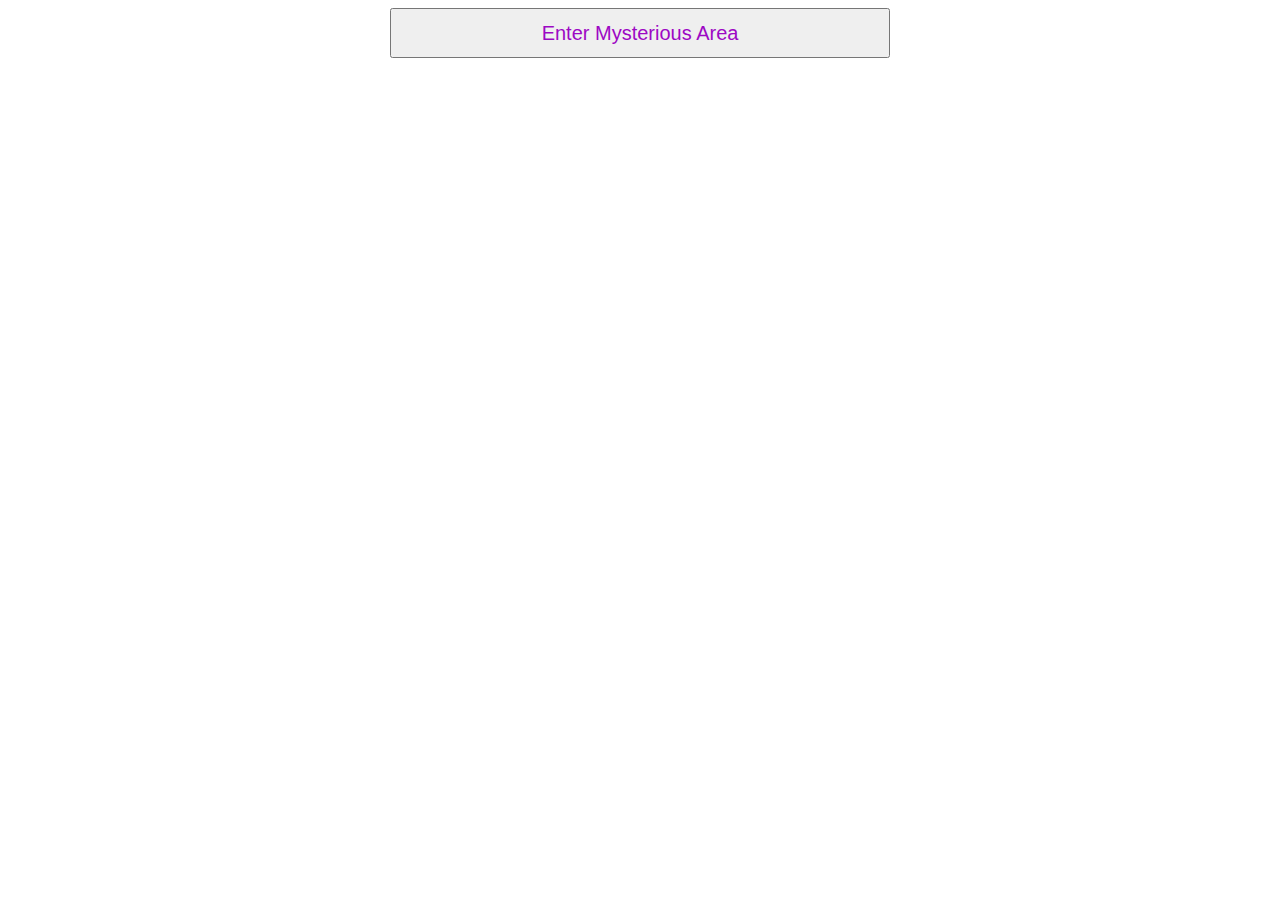
<file: travel/password_protected.html>
<!DOCTYPE HTML>
<html>
<head>

</head>
<body>

	<SCRIPT>
function passWord() {
var testV = 1;
var pass1 = prompt('Please Enter Your Password',' ');
while (testV < 3) {
if (!pass1) 
history.go(-1);
if (pass1.toLowerCase() == "jixinlovejiran") {
	alert('Okay Dokey!');
	// window.open('../WhereWeBeen.html');
	window.open('../520/SurpriseBaby.html');
	break;
} 
testV+=1;
var pass1 = 
prompt('Access Denied - Password Incorrect, Please Try Again.','Password');
}
if (pass1.toLowerCase()!="password" & testV ==3) {alert('Hint: jlj');}
history.go(-1);
return " ";
} 
</SCRIPT>
<CENTER>
<FORM >
<input style="color:#9D08C4;font-size:20px;height:50px; width:500px" align="bottom" type="button" value="Enter Mysterious Area" onClick="passWord()">
</FORM>
</CENTER>

</body>
</html>
</file>
